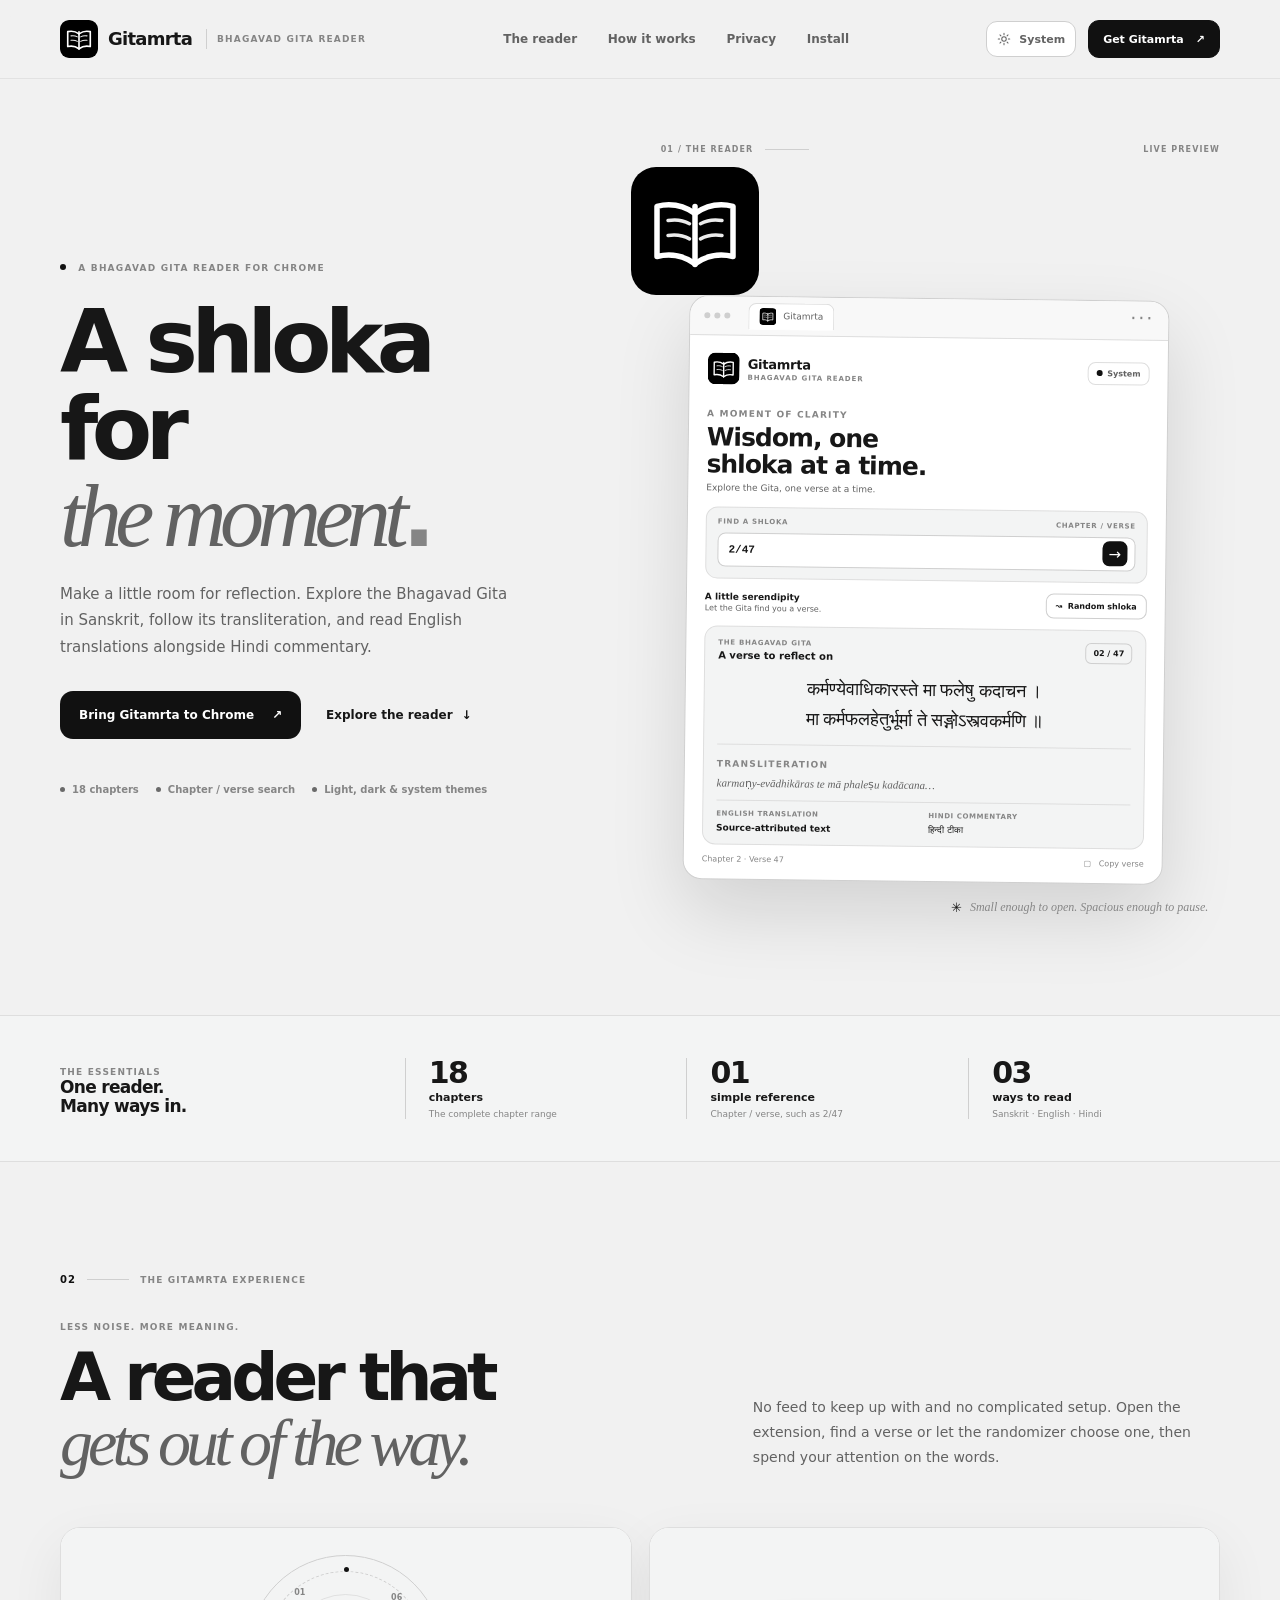
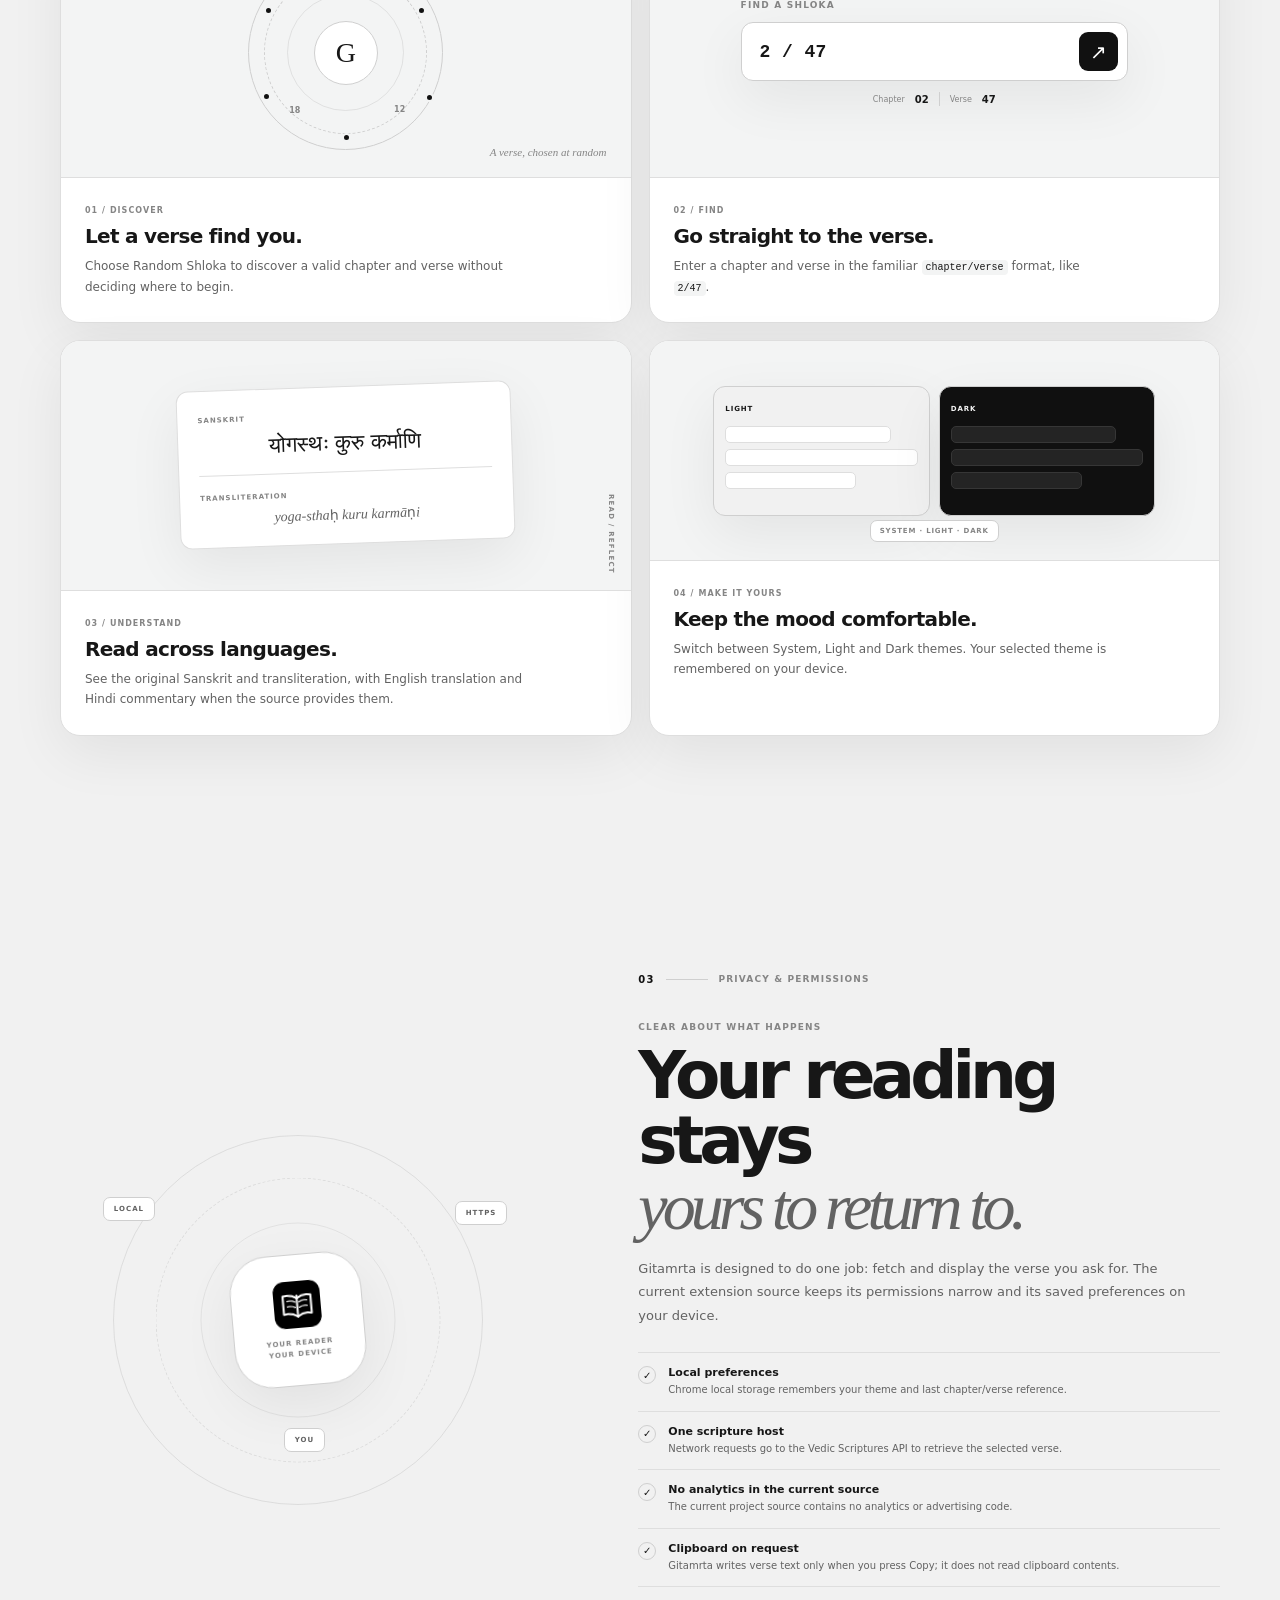
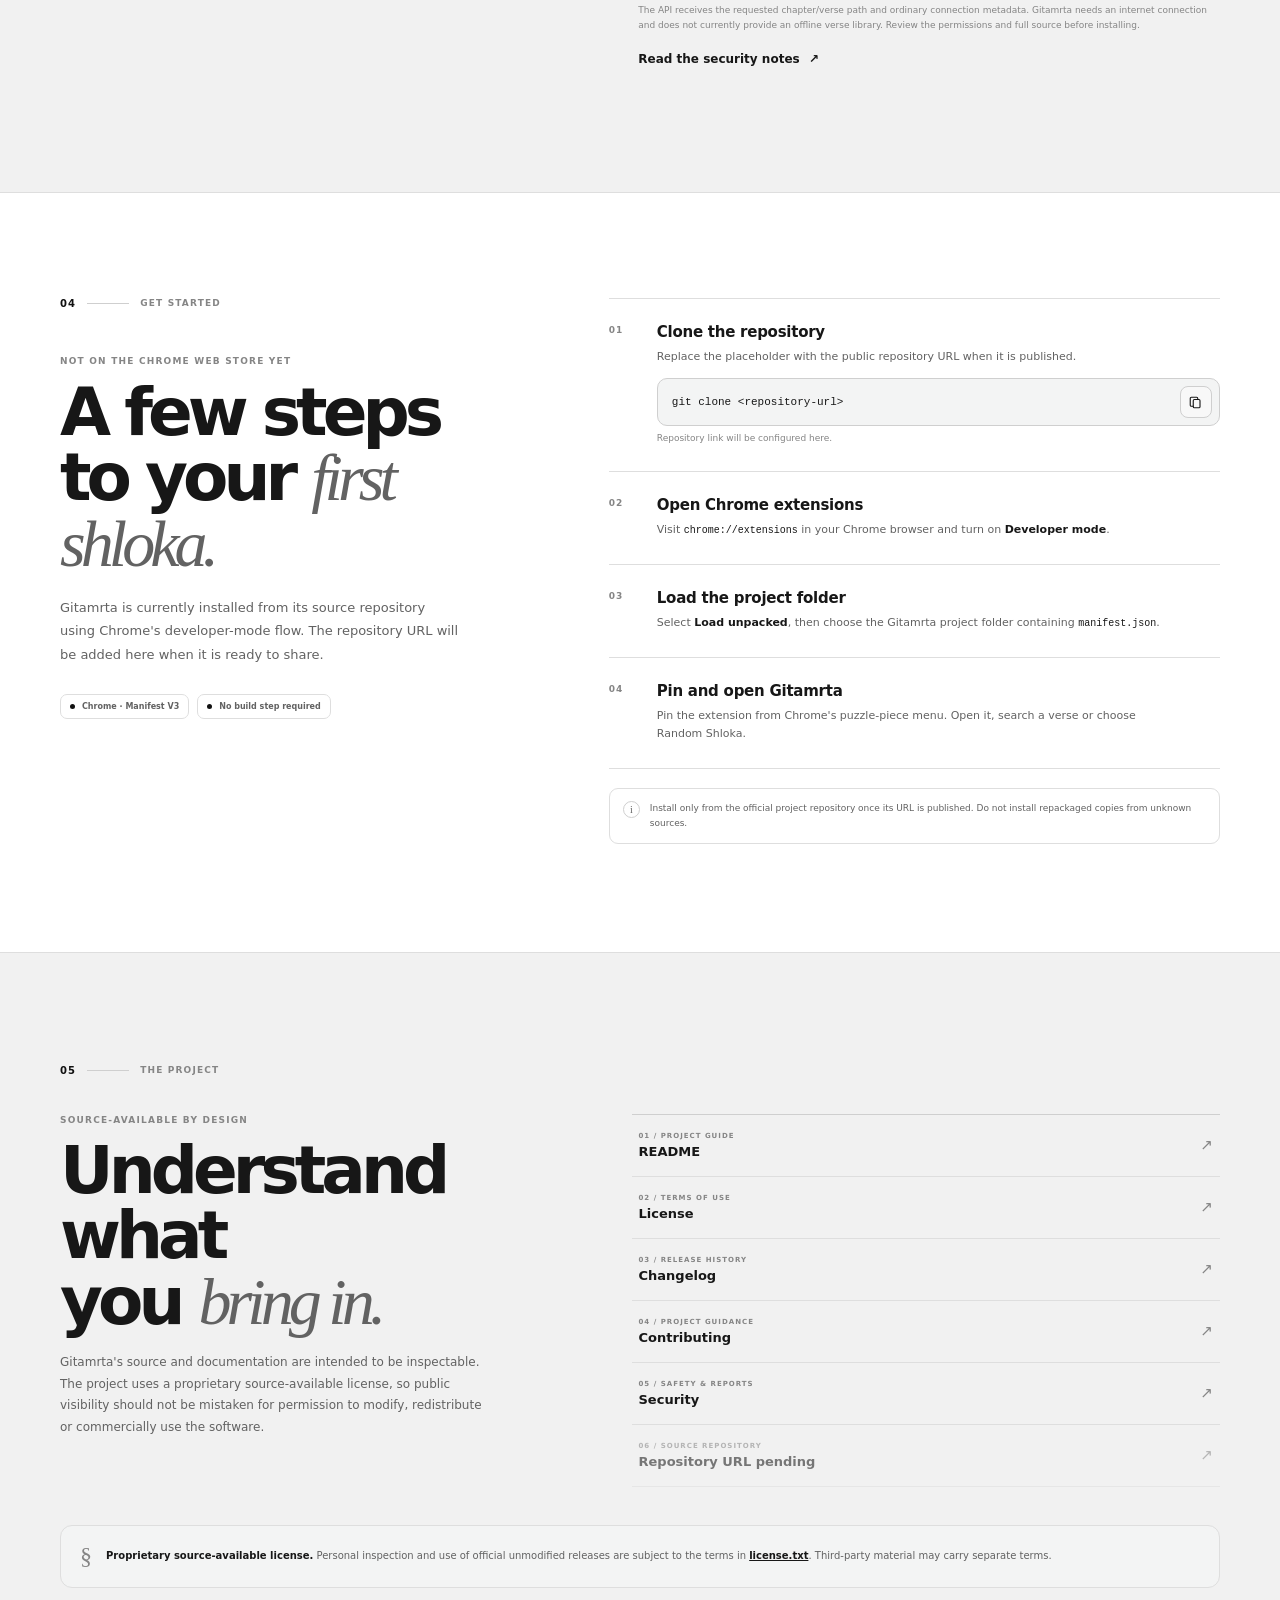
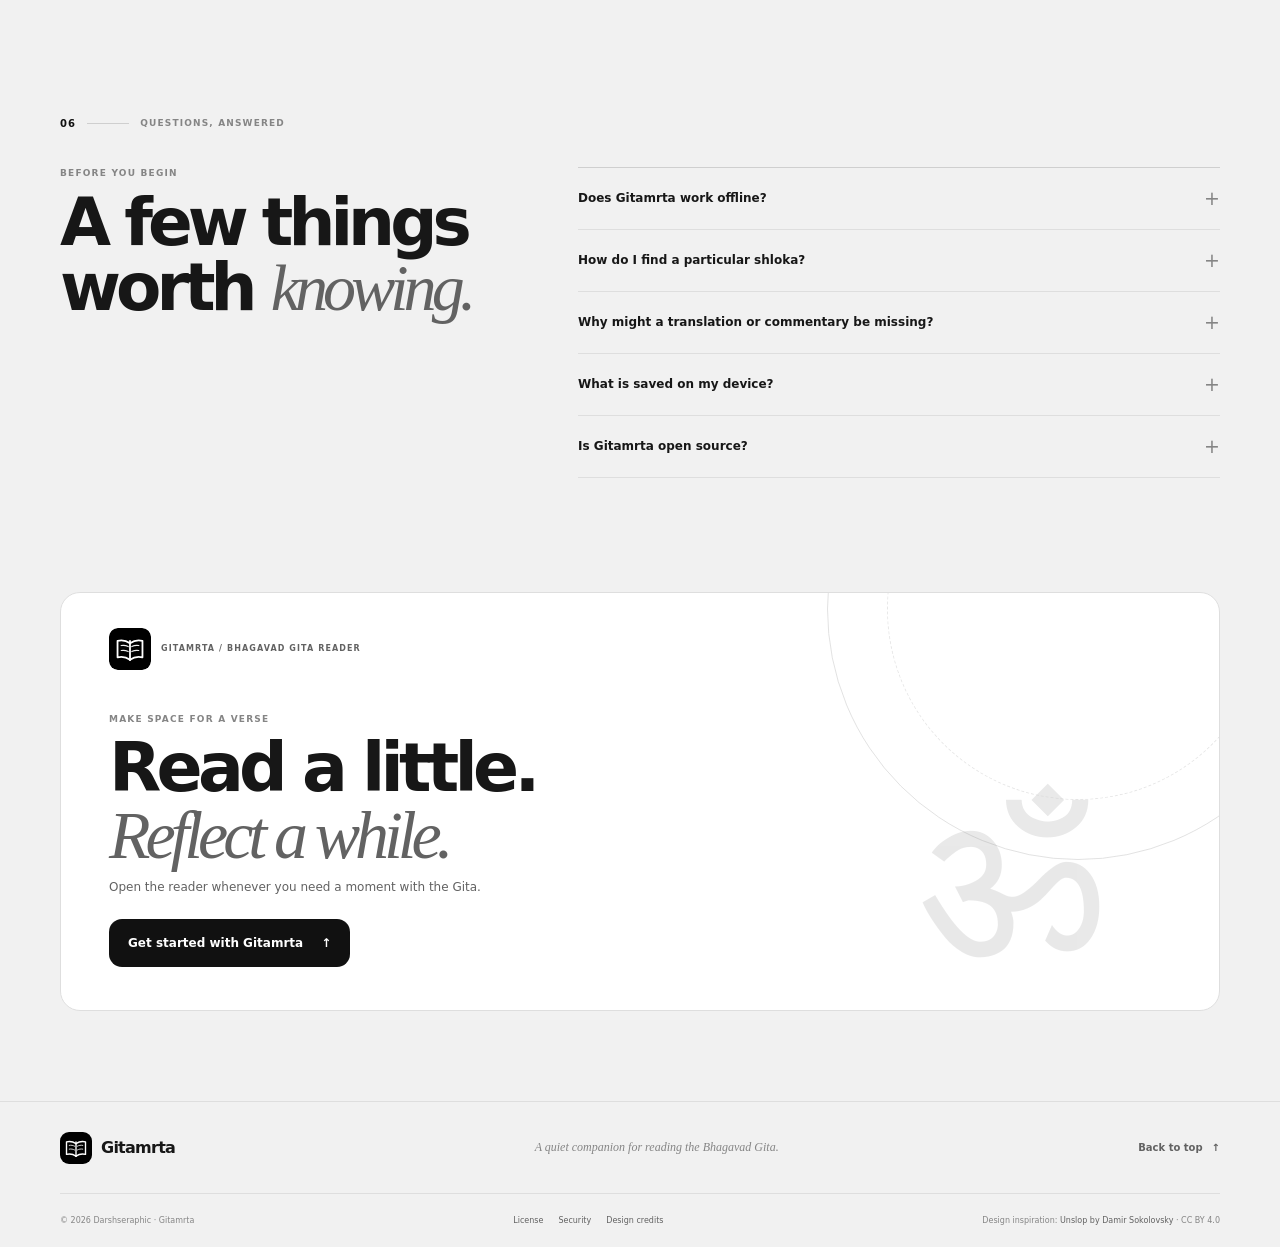
<file: docs/index.html>
<!doctype html>
<html lang="en">
<head>
  <meta charset="utf-8">
  <meta name="viewport" content="width=device-width, initial-scale=1">
  <meta name="color-scheme" content="light dark">
  <meta name="theme-color" content="#f1f1f1">
  <meta name="description" content="Gitamrta is a quiet Bhagavad Gita reader for Chrome. Discover a random shloka or find a chapter and verse, with Sanskrit, transliteration, English translations and Hindi commentary.">
  <meta property="og:title" content="Gitamrta — A shloka for the moment">
  <meta property="og:description" content="Explore the Bhagavad Gita, one shloka at a time, with a minimal Chrome reader.">
  <meta property="og:type" content="website">
  <title>Gitamrta — A shloka for the moment</title>
  <link rel="icon" type="image/svg+xml" href="assets/gitamrta-logo.svg">
  <link rel="stylesheet" href="styles.css">
  <script src="config.js" defer></script>
  <script src="script.js" defer></script>
</head>
<body>
  <a class="skip-link" href="#main">Skip to content</a>

  <header class="site-header">
    <div class="header-inner page-width">
      <a class="brand" href="#top" aria-label="Gitamrta home">
        <img src="assets/gitamrta-logo.svg" width="38" height="38" alt="">
        <span class="brand-word">Gitamrta</span>
        <span class="brand-divider" aria-hidden="true"></span>
        <span class="brand-descriptor">BHAGAVAD GITA READER</span>
      </a>

      <button class="menu-toggle" type="button" aria-expanded="false" aria-controls="primary-nav" aria-label="Open navigation">
        <span></span><span></span>
      </button>

      <nav class="nav-links" id="primary-nav" aria-label="Main navigation">
        <a href="#experience">The reader</a>
        <a href="#how-it-works">How it works</a>
        <a href="#privacy">Privacy</a>
        <a href="#install">Install</a>
      </nav>

      <div class="header-actions">
        <button class="theme-toggle" id="theme-toggle" type="button" aria-label="Change theme" title="Theme: System">
          <svg class="theme-icon" viewBox="0 0 20 20" aria-hidden="true"><circle cx="10" cy="10" r="3.2"/><path d="M10 1.8v2M10 16.2v2M18.2 10h-2M3.8 10h-2m14-5.8-1.4 1.4M5.6 14.4l-1.4 1.4m11.6 0-1.4-1.4M5.6 5.6 4.2 4.2"/></svg>
          <span id="theme-label">System</span>
        </button>
        <a class="header-cta" href="#install">Get Gitamrta <span aria-hidden="true">↗</span></a>
      </div>
    </div>
  </header>

  <main id="main">
    <section class="hero page-width" id="top" aria-labelledby="hero-title">
      <div class="hero-copy">
        <p class="eyebrow"><span class="eyebrow-dot"></span> A BHAGAVAD GITA READER FOR CHROME</p>
        <h1 id="hero-title">A shloka for<br><em>the moment</em><span class="title-period">.</span></h1>
        <p class="hero-lede">Make a little room for reflection. Explore the Bhagavad Gita in Sanskrit, follow its transliteration, and read English translations alongside Hindi commentary.</p>
        <div class="hero-actions">
          <a class="button button-primary" href="#install">Bring Gitamrta to Chrome <span aria-hidden="true">↗</span></a>
          <a class="text-link" href="#experience">Explore the reader <span aria-hidden="true">↓</span></a>
        </div>
        <div class="hero-meta" aria-label="Product details">
          <span><i aria-hidden="true"></i> 18 chapters</span>
          <span><i aria-hidden="true"></i> Chapter / verse search</span>
          <span><i aria-hidden="true"></i> Light, dark &amp; system themes</span>
        </div>
      </div>

      <div class="hero-art" aria-label="Preview of the Gitamrta Chrome extension">
        <div class="art-index"><span>01 / THE READER</span><span class="index-rule"></span><span>LIVE PREVIEW</span></div>
        <div class="orbit-mark" aria-hidden="true"><img src="assets/gitamrta-logo.svg" alt=""></div>
        <div class="extension-window">
          <div class="window-topbar">
            <div class="window-dots" aria-hidden="true"><i></i><i></i><i></i></div>
            <div class="window-tab"><img src="assets/gitamrta-logo.svg" alt="" width="17" height="17"><span>Gitamrta</span></div>
            <span class="window-menu" aria-hidden="true">···</span>
          </div>
          <div class="extension-ui">
            <div class="extension-brand-row">
              <div class="extension-brand"><img src="assets/gitamrta-logo.svg" alt="" width="32" height="32"><span><strong>Gitamrta</strong><small>BHAGAVAD GITA READER</small></span></div>
              <span class="theme-chip"><i></i> System</span>
            </div>
            <div class="preview-intro">
              <span class="micro-label">A MOMENT OF CLARITY</span>
              <h2>Wisdom, one<br>shloka at a time.</h2>
              <p>Explore the Gita, one verse at a time.</p>
            </div>
            <div class="preview-search">
              <div class="preview-search-label"><span>FIND A SHLOKA</span><span>CHAPTER / VERSE</span></div>
              <div class="preview-search-input"><code>2/47</code><span class="search-arrow" aria-hidden="true">→</span></div>
            </div>
            <div class="preview-random"><span><strong>A little serendipity</strong><small>Let the Gita find you a verse.</small></span><span class="random-chip">↝ &nbsp;Random shloka</span></div>
            <div class="preview-verse">
              <div class="verse-card-heading"><span><small>THE BHAGAVAD GITA</small><strong>A verse to reflect on</strong></span><b>02 / 47</b></div>
              <p class="sanskrit-sample" lang="sa">कर्मण्येवाधिकारस्ते मा फलेषु कदाचन ।<br>मा कर्मफलहेतुर्भूर्मा ते सङ्गोऽस्त्वकर्मणि ॥</p>
              <div class="preview-divider"></div>
              <span class="micro-label">TRANSLITERATION</span>
              <p class="translit-sample">karmaṇy-evādhikāras te mā phaleṣu kadācana…</p>
              <div class="preview-divider"></div>
              <div class="preview-content-pair"><span><small>ENGLISH TRANSLATION</small><b>Source-attributed text</b></span><span><small>HINDI COMMENTARY</small><b>हिन्दी टीका</b></span></div>
            </div>
            <div class="preview-foot"><span>Chapter 2 · Verse 47</span><span>▢ &nbsp; Copy verse</span></div>
          </div>
        </div>
        <div class="art-caption"><span class="caption-star" aria-hidden="true">✳</span> Small enough to open. Spacious enough to pause.</div>
      </div>
    </section>

    <section class="signal-band" aria-label="Gitamrta at a glance">
      <div class="signal-inner page-width">
        <div class="signal-intro"><span class="eyebrow">THE ESSENTIALS</span><strong>One reader.<br>Many ways in.</strong></div>
        <div class="signal-stat"><strong>18</strong><span>chapters</span><small>The complete chapter range</small></div>
        <div class="signal-stat"><strong>01</strong><span>simple reference</span><small>Chapter / verse, such as 2/47</small></div>
        <div class="signal-stat"><strong>03</strong><span>ways to read</span><small>Sanskrit · English · Hindi</small></div>
      </div>
    </section>

    <section class="section page-width experience-section" id="experience" aria-labelledby="experience-title">
      <div class="section-topline"><span class="section-number">02</span><span class="section-line"></span><span>THE GITAMRTA EXPERIENCE</span></div>
      <div class="section-intro">
        <div><p class="eyebrow">LESS NOISE. MORE MEANING.</p><h2 id="experience-title">A reader that<br><em>gets out of the way.</em></h2></div>
        <p class="section-lede">No feed to keep up with and no complicated setup. Open the extension, find a verse or let the randomizer choose one, then spend your attention on the words.</p>
      </div>

      <div class="feature-grid">
        <article class="feature-card feature-card-large">
          <div class="feature-visual discovery-visual" aria-hidden="true">
            <div class="chapter-wheel"><span class="wheel-center">G</span><i class="wheel-tick tick-a"></i><i class="wheel-tick tick-b"></i><i class="wheel-tick tick-c"></i><i class="wheel-tick tick-d"></i><i class="wheel-tick tick-e"></i><i class="wheel-tick tick-f"></i><span class="wheel-number number-a">01</span><span class="wheel-number number-b">06</span><span class="wheel-number number-c">12</span><span class="wheel-number number-d">18</span></div>
            <span class="visual-note">A verse, chosen at random</span>
          </div>
          <div class="feature-copy"><span class="feature-index">01 / DISCOVER</span><h3>Let a verse find you.</h3><p>Choose Random Shloka to discover a valid chapter and verse without deciding where to begin.</p></div>
        </article>

        <article class="feature-card feature-card-search">
          <div class="feature-visual search-visual" aria-hidden="true">
            <span class="micro-label">FIND A SHLOKA</span>
            <div class="search-demo"><code>2 / 47</code><span>↗</span></div>
            <div class="search-example"><span>Chapter</span><b>02</b><i></i><span>Verse</span><b>47</b></div>
          </div>
          <div class="feature-copy"><span class="feature-index">02 / FIND</span><h3>Go straight to the verse.</h3><p>Enter a chapter and verse in the familiar <code>chapter/verse</code> format, like <code>2/47</code>.</p></div>
        </article>

        <article class="feature-card feature-card-language">
          <div class="feature-visual language-visual" aria-hidden="true">
            <div class="language-sheet"><span class="language-tag">SANSKRIT</span><p lang="sa">योगस्थः कुरु कर्माणि</p><div></div><span class="language-tag">TRANSLITERATION</span><p class="language-roman">yoga-sthaḥ kuru karmāṇi</p></div>
            <div class="language-side-label">READ / REFLECT</div>
          </div>
          <div class="feature-copy"><span class="feature-index">03 / UNDERSTAND</span><h3>Read across languages.</h3><p>See the original Sanskrit and transliteration, with English translation and Hindi commentary when the source provides them.</p></div>
        </article>

        <article class="feature-card feature-card-theme">
          <div class="feature-visual theme-visual" aria-hidden="true">
            <div class="theme-preview light-preview"><span>LIGHT</span><div><i></i><i></i><i></i></div></div>
            <div class="theme-preview dark-preview"><span>DARK</span><div><i></i><i></i><i></i></div></div>
            <div class="system-badge">SYSTEM · LIGHT · DARK</div>
          </div>
          <div class="feature-copy"><span class="feature-index">04 / MAKE IT YOURS</span><h3>Keep the mood comfortable.</h3><p>Switch between System, Light and Dark themes. Your selected theme is remembered on your device.</p></div>
        </article>
      </div>
    </section>

    <section class="privacy-section page-width" id="privacy" aria-labelledby="privacy-title">
      <div class="privacy-graphic" aria-hidden="true">
        <div class="privacy-ring ring-one"></div><div class="privacy-ring ring-two"></div><div class="privacy-ring ring-three"></div>
        <div class="privacy-center"><img src="assets/gitamrta-logo.svg" alt=""><span>YOUR READER<br>YOUR DEVICE</span></div>
        <span class="privacy-node node-one">LOCAL</span><span class="privacy-node node-two">HTTPS</span><span class="privacy-node node-three">YOU</span>
      </div>
      <div class="privacy-copy">
        <div class="section-topline"><span class="section-number">03</span><span class="section-line"></span><span>PRIVACY &amp; PERMISSIONS</span></div>
        <p class="eyebrow">CLEAR ABOUT WHAT HAPPENS</p>
        <h2 id="privacy-title">Your reading stays<br><em>yours to return to.</em></h2>
        <p class="privacy-lede">Gitamrta is designed to do one job: fetch and display the verse you ask for. The current extension source keeps its permissions narrow and its saved preferences on your device.</p>
        <div class="privacy-points">
          <div><span class="privacy-check">✓</span><p><strong>Local preferences</strong><small>Chrome local storage remembers your theme and last chapter/verse reference.</small></p></div>
          <div><span class="privacy-check">✓</span><p><strong>One scripture host</strong><small>Network requests go to the Vedic Scriptures API to retrieve the selected verse.</small></p></div>
          <div><span class="privacy-check">✓</span><p><strong>No analytics in the current source</strong><small>The current project source contains no analytics or advertising code.</small></p></div>
          <div><span class="privacy-check">✓</span><p><strong>Clipboard on request</strong><small>Gitamrta writes verse text only when you press Copy; it does not read clipboard contents.</small></p></div>
        </div>
        <p class="privacy-caveat">The API receives the requested chapter/verse path and ordinary connection metadata. Gitamrta needs an internet connection and does not currently provide an offline verse library. Review the permissions and full source before installing.</p>
        <a class="text-link" href="../security.md" target="_blank" rel="noreferrer">Read the security notes <span aria-hidden="true">↗</span></a>
      </div>
    </section>

    <section class="install-section" id="install" aria-labelledby="install-title">
      <div class="page-width install-inner">
        <div class="install-copy">
          <div class="section-topline install-topline"><span class="section-number">04</span><span class="section-line"></span><span>GET STARTED</span></div>
          <p class="eyebrow">NOT ON THE CHROME WEB STORE YET</p>
          <h2 id="install-title">A few steps<br>to your <em>first shloka.</em></h2>
          <p>Gitamrta is currently installed from its source repository using Chrome's developer-mode flow. The repository URL will be added here when it is ready to share.</p>
          <div class="install-badges"><span><i></i> Chrome · Manifest V3</span><span><i></i> No build step required</span></div>
        </div>
        <div class="install-instructions">
          <div class="install-step"><span class="install-step-number">01</span><div><h3>Clone the repository</h3><p>Replace the placeholder with the public repository URL when it is published.</p><div class="code-block"><code id="clone-command">git clone &lt;repository-url&gt;</code><button id="copy-clone" type="button" aria-label="Copy clone command" title="Copy clone command"><svg viewBox="0 0 20 20" aria-hidden="true"><rect x="7" y="6" width="9" height="11" rx="1.5"/><path d="M13 6V4.5A1.5 1.5 0 0 0 11.5 3h-7A1.5 1.5 0 0 0 3 4.5v9A1.5 1.5 0 0 0 4.5 15H7"/></svg></button></div><span class="copy-status" id="clone-status" role="status" aria-live="polite">Repository link will be configured here.</span></div></div>
          <div class="install-step"><span class="install-step-number">02</span><div><h3>Open Chrome extensions</h3><p>Visit <code>chrome://extensions</code> in your Chrome browser and turn on <strong>Developer mode</strong>.</p></div></div>
          <div class="install-step"><span class="install-step-number">03</span><div><h3>Load the project folder</h3><p>Select <strong>Load unpacked</strong>, then choose the Gitamrta project folder containing <code>manifest.json</code>.</p></div></div>
          <div class="install-step"><span class="install-step-number">04</span><div><h3>Pin and open Gitamrta</h3><p>Pin the extension from Chrome's puzzle-piece menu. Open it, search a verse or choose Random Shloka.</p></div></div>
          <div class="install-footnote"><span aria-hidden="true">i</span><p>Install only from the official project repository once its URL is published. Do not install repackaged copies from unknown sources.</p></div>
        </div>
      </div>
    </section>

    <section class="project-section page-width" id="project" aria-labelledby="project-title">
      <div class="section-topline"><span class="section-number">05</span><span class="section-line"></span><span>THE PROJECT</span></div>
      <div class="project-layout">
        <div><p class="eyebrow">SOURCE-AVAILABLE BY DESIGN</p><h2 id="project-title">Understand what<br>you <em>bring in.</em></h2><p class="project-lede">Gitamrta's source and documentation are intended to be inspectable. The project uses a proprietary source-available license, so public visibility should not be mistaken for permission to modify, redistribute or commercially use the software.</p></div>
        <div class="project-links">
          <a class="project-link" href="../README.md"><span><small>01 / PROJECT GUIDE</small><strong>README</strong></span><b>↗</b></a>
          <a class="project-link" href="../license.txt"><span><small>02 / TERMS OF USE</small><strong>License</strong></span><b>↗</b></a>
          <a class="project-link" href="../changelog.md"><span><small>03 / RELEASE HISTORY</small><strong>Changelog</strong></span><b>↗</b></a>
          <a class="project-link" href="../contributing.md"><span><small>04 / PROJECT GUIDANCE</small><strong>Contributing</strong></span><b>↗</b></a>
          <a class="project-link" href="../security.md"><span><small>05 / SAFETY &amp; REPORTS</small><strong>Security</strong></span><b>↗</b></a>
          <a class="project-link repo-project-link" id="repo-project-link" href="#project" aria-disabled="true"><span><small>06 / SOURCE REPOSITORY</small><strong>Repository URL pending</strong></span><b>↗</b></a>
        </div>
      </div>
      <div class="license-callout"><span class="license-symbol">§</span><p><strong>Proprietary source-available license.</strong> Personal inspection and use of official unmodified releases are subject to the terms in <a href="../license.txt">license.txt</a>. Third-party material may carry separate terms.</p></div>
    </section>

    <section class="faq-section page-width" aria-labelledby="faq-title">
      <div class="section-topline"><span class="section-number">06</span><span class="section-line"></span><span>QUESTIONS, ANSWERED</span></div>
      <div class="faq-layout">
        <div><p class="eyebrow">BEFORE YOU BEGIN</p><h2 id="faq-title">A few things<br>worth <em>knowing.</em></h2></div>
        <div class="faq-list">
          <details><summary>Does Gitamrta work offline?<span aria-hidden="true">+</span></summary><p>No. It fetches the selected verse from the external Vedic Scriptures API, so an internet connection is required. The extension remembers your last reference, but it does not store an offline verse library.</p></details>
          <details><summary>How do I find a particular shloka?<span aria-hidden="true">+</span></summary><p>Enter the chapter and verse separated by a slash. For example, <code>2/47</code> opens Chapter 2, Verse 47. The extension validates the reference against its chapter verse-count list.</p></details>
          <details><summary>Why might a translation or commentary be missing?<span aria-hidden="true">+</span></summary><p>The API may not provide that field for the selected verse, or it may not include an entry from one of the authors supported by the current extension build. Gitamrta shows an unavailable message rather than inventing content.</p></details>
          <details><summary>What is saved on my device?<span aria-hidden="true">+</span></summary><p>The current extension stores your selected theme and last viewed chapter/verse in Chrome local extension storage. The verse is fetched again when you open it.</p></details>
          <details><summary>Is Gitamrta open source?<span aria-hidden="true">+</span></summary><p>It is source-available under a proprietary license, not an open-source license. Read the complete <a href="../license.txt">license terms</a> before using the source or an official release.</p></details>
        </div>
      </div>
    </section>

    <section class="closing-section page-width">
      <div class="closing-panel">
        <div class="closing-mark"><img src="assets/gitamrta-logo.svg" alt="" width="42" height="42"><span>GITAMRTA / BHAGAVAD GITA READER</span></div>
        <p class="eyebrow">MAKE SPACE FOR A VERSE</p>
        <h2>Read a little.<br><em>Reflect a while.</em></h2>
        <p>Open the reader whenever you need a moment with the Gita.</p>
        <a class="button button-inverted" href="#install">Get started with Gitamrta <span aria-hidden="true">↑</span></a>
        <span class="closing-ornament" aria-hidden="true">ॐ</span>
      </div>
    </section>
  </main>

  <footer class="site-footer">
    <div class="page-width footer-main">
      <a class="brand footer-brand" href="#top"><img src="assets/gitamrta-logo.svg" width="32" height="32" alt=""><span class="brand-word">Gitamrta</span></a>
      <p>A quiet companion for reading the Bhagavad Gita.</p>
      <a class="back-top" href="#top">Back to top <span aria-hidden="true">↑</span></a>
    </div>
    <div class="page-width footer-bottom">
      <span>© <span id="year"></span> Darshseraphic · Gitamrta</span>
      <span class="footer-legal"><a href="../license.txt">License</a><a href="../security.md">Security</a><a href="../DESIGN_CREDITS.md">Design credits</a></span>
      <span class="footer-attribution">Design inspiration: <a href="https://www.heydamir.design/unslop" target="_blank" rel="noreferrer">Unslop by Damir Sokolovsky</a> · CC BY 4.0</span>
    </div>
  </footer>
</body>
</html>
</file>
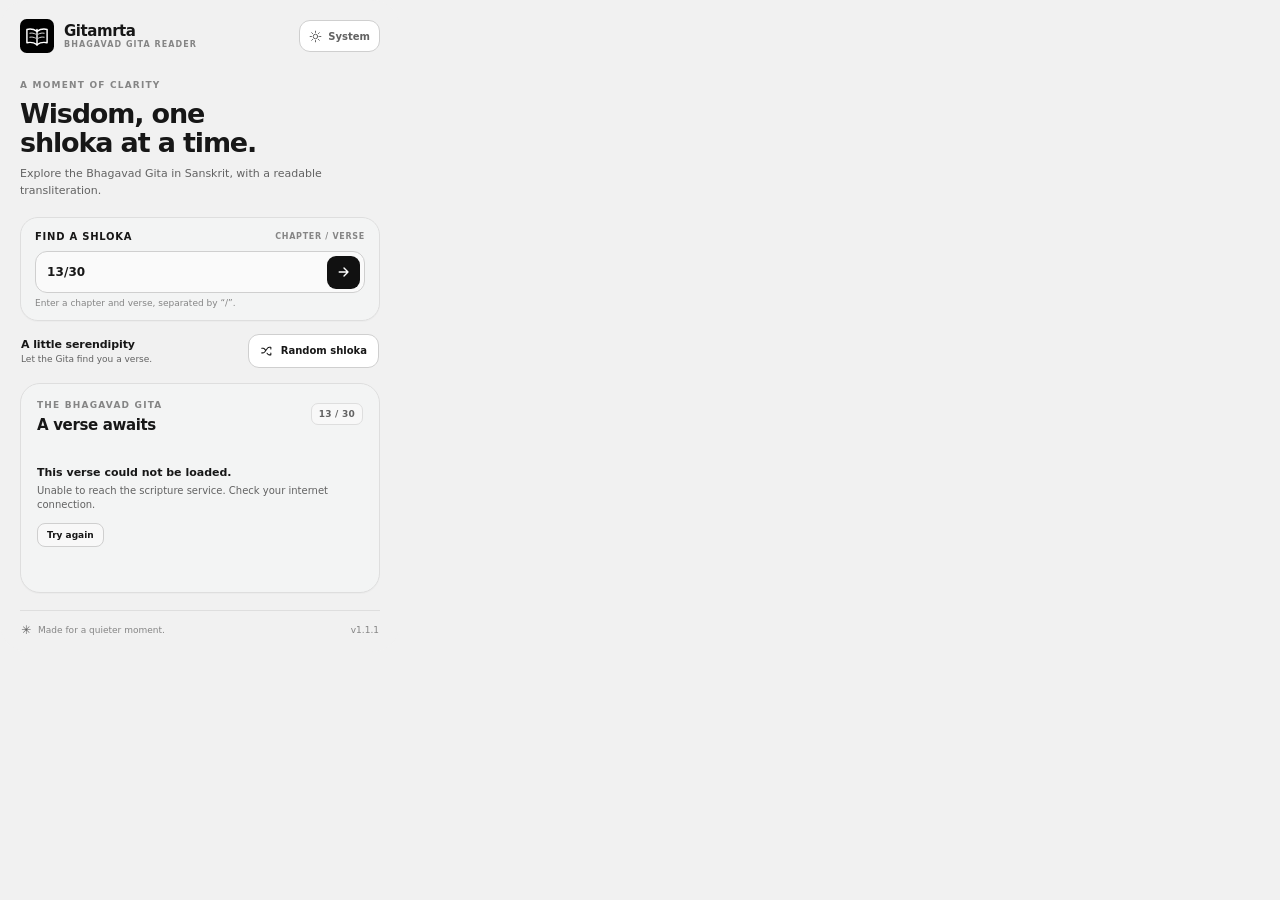
<file: popup.html>
<!doctype html>
<html lang="en">
<head>
  <meta charset="utf-8">
  <meta name="viewport" content="width=device-width, initial-scale=1">
  <meta name="color-scheme" content="light dark">
  <title>Gitamrta</title>
  <link rel="stylesheet" href="popup.css">
  <script src="popup.js" defer></script>
</head>
<body>
  <main class="app-shell">
    <header class="topbar">
      <div class="brand-lockup" aria-label="Gitamrta">
        <img class="brand-mark" src="icons/gitamrta-logo.svg" alt="" aria-hidden="true">
        <div class="brand-copy">
          <span class="brand-name">Gitamrta</span>
          <span class="brand-kicker">BHAGAVAD GITA READER</span>
        </div>
      </div>
      <button class="theme-button" id="themeButton" type="button" aria-label="Change theme" title="Theme: System">
        <svg class="theme-icon" viewBox="0 0 20 20" aria-hidden="true">
          <circle cx="10" cy="10" r="3.5"></circle>
          <path d="M10 1.75v2M10 16.25v2M18.25 10h-2M3.75 10h-2m14.08-5.83-1.42 1.42M5.59 14.41l-1.42 1.42m11.66 0-1.42-1.42M5.59 5.59 4.17 4.17"></path>
        </svg>
        <span id="themeLabel">System</span>
      </button>
    </header>

    <section class="intro" aria-labelledby="headline">
      <p class="eyebrow">A MOMENT OF CLARITY</p>
      <h1 id="headline">Wisdom, one<br>shloka at a time.</h1>
      <p class="intro-copy">Explore the Bhagavad Gita in Sanskrit, with a readable transliteration.</p>
    </section>

    <section class="search-card" aria-labelledby="searchHeading">
      <div class="section-heading-row">
        <label class="section-label" id="searchHeading" for="verseInput">FIND A SHLOKA</label>
        <span class="input-hint">CHAPTER / VERSE</span>
      </div>
      <form id="searchForm" class="search-form" novalidate>
        <input
          id="verseInput"
          name="verse"
          type="text"
          inputmode="numeric"
          autocomplete="off"
          spellcheck="false"
          placeholder="e.g. 2/47"
          aria-label="Chapter and verse, such as 2 slash 47"
          aria-describedby="searchHelp searchError"
        >
        <button class="search-submit" type="submit" aria-label="Find shloka" title="Find shloka">
          <svg viewBox="0 0 20 20" aria-hidden="true"><path d="M4 10h11M10 5l5 5-5 5"></path></svg>
        </button>
      </form>
      <div class="search-meta">
        <span id="searchHelp">Enter a chapter and verse, separated by “/”.</span>
        <span id="searchError" class="error-message" role="alert"></span>
      </div>
    </section>

    <div class="random-row">
      <div class="random-copy">
        <span class="random-title">A little serendipity</span>
        <span class="random-subtitle">Let the Gita find you a verse.</span>
      </div>
      <button class="random-button" id="randomButton" type="button">
        <svg viewBox="0 0 20 20" aria-hidden="true"><path d="M15.5 4.5h-2.2a3 3 0 0 0-2.4 1.2L7.8 10l-1.1 1.5a3 3 0 0 1-2.4 1.2H2.5M12.8 4.5h2.7v2.7M15.5 15.5h-2.2a3 3 0 0 1-2.4-1.2l-.8-1.1M12.8 15.5h2.7v-2.7M2.5 6.1h1.8a3 3 0 0 1 2.4 1.2l.8 1.1"></path></svg>
        <span>Random shloka</span>
      </button>
    </div>

    <section class="verse-card" aria-labelledby="verseHeading" aria-live="polite" aria-busy="false" id="verseCard">
      <div class="verse-card-top">
        <div>
          <p class="eyebrow verse-eyebrow">THE BHAGAVAD GITA</p>
          <h2 id="verseHeading">Your shloka</h2>
        </div>
        <span class="verse-reference" id="verseReference">— / —</span>
      </div>

      <div class="verse-content" id="verseContent">
        <div class="loading-state" id="loadingState">
          <span class="loader" aria-hidden="true"></span>
          <span>Opening a verse…</span>
        </div>
        <div class="verse-section" id="sanskritSection" hidden>
          <div class="content-label">SANSKRIT</div>
          <p class="sanskrit-text" id="sanskritText" lang="sa"></p>
        </div>
        <div class="verse-divider" id="verseDivider" hidden></div>
        <div class="verse-section" id="transliterationSection" hidden>
          <div class="content-label">TRANSLITERATION</div>
          <p class="transliteration-text" id="transliterationText"></p>
        </div>
        <div class="verse-divider" id="translationDivider" hidden></div>
        <div class="translations-group" id="translationsGroup" hidden>
          <div class="content-label translations-heading">TRANSLATIONS &amp; COMMENTARIES</div>
          <section class="translation-section" id="englishTranslationSection">
            <div class="content-label">ENGLISH TRANSLATION</div>
            <div class="attributed-content" id="englishTranslationContent"></div>
          </section>
          <section class="translation-section" id="hindiCommentarySection">
            <div class="content-label">HINDI COMMENTARY</div>
            <div class="attributed-content" id="hindiCommentaryContent"></div>
          </section>
        </div>
        <div class="error-state" id="verseError" hidden>
          <span class="error-title">This verse could not be loaded.</span>
          <span class="error-detail" id="verseErrorDetail">Check your connection and try again.</span>
          <button class="retry-button" id="retryButton" type="button">Try again</button>
        </div>
      </div>

      <div class="verse-card-bottom" id="verseCardBottom" hidden>
        <span class="verse-count" id="verseCount"></span>
        <button class="copy-button" id="copyButton" type="button">
          <svg viewBox="0 0 20 20" aria-hidden="true"><rect x="7" y="7" width="9" height="10" rx="1.5"></rect><path d="M12.5 7V4.5A1.5 1.5 0 0 0 11 3H5.5A1.5 1.5 0 0 0 4 4.5V13a1.5 1.5 0 0 0 1.5 1.5H7"></path></svg>
          <span>Copy verse</span>
        </button>
      </div>
    </section>

    <footer class="footer">
      <span class="footer-mark" aria-hidden="true">✳</span>
      <span>Made for a quieter moment.</span>
      <span class="footer-version">v1.1.1</span>
    </footer>
  </main>
</body>
</html>
</file>
<file: docs/styles.css>
:root {
  color-scheme: light;
  --page: #F1F1F1;
  --surface: #FFFFFF;
  --surface-soft: #F3F4F4;
  --surface-raised: #F8F8F8;
  --ink: #171717;
  --ink-strong: #111111;
  --button-text: #FFFFFF;
  --secondary: #626262;
  --muted: #858585;
  --line: #DEDEDE;
  --line-strong: #CFCFCF;
  --focus: #111111;
  --selection-bg: #111111;
  --selection-text: #FFFFFF;
  --shadow: 0 18px 55px rgba(0, 0, 0, .065);
  --page-width: 1160px;
  --serif: Georgia, "Times New Roman", serif;
  --sans: system-ui, -apple-system, BlinkMacSystemFont, "SF Pro Text", "Segoe UI", Roboto, Arial, sans-serif;
}

body[data-theme="light"] { color-scheme: light; }
body[data-theme="dark"] {
  color-scheme: dark;
  --page: #101010;
  --surface: #1B1B1B;
  --surface-soft: #202020;
  --surface-raised: #242424;
  --ink: #F4F4F4;
  --ink-strong: #FFFFFF;
  --button-text: #111111;
  --secondary: #B7B7B7;
  --muted: #909090;
  --line: #363636;
  --line-strong: #505050;
  --focus: #FFFFFF;
  --selection-bg: #FFFFFF;
  --selection-text: #111111;
  --shadow: none;
}

@media (prefers-color-scheme: dark) {
  body:not([data-theme="light"]):not([data-theme="dark"]) {
    color-scheme: dark;
    --page: #101010;
    --surface: #1B1B1B;
    --surface-soft: #202020;
    --surface-raised: #242424;
    --ink: #F4F4F4;
    --ink-strong: #FFFFFF;
    --button-text: #111111;
    --secondary: #B7B7B7;
    --muted: #909090;
    --line: #363636;
    --line-strong: #505050;
    --focus: #FFFFFF;
    --selection-bg: #FFFFFF;
    --selection-text: #111111;
    --shadow: none;
  }
}

* { box-sizing: border-box; }
html { scroll-behavior: smooth; scroll-padding-top: 92px; }
body {
  margin: 0;
  background: var(--page);
  color: var(--ink);
  font-family: var(--sans);
  font-size: 14px;
  font-synthesis: none;
  text-rendering: optimizeLegibility;
  -webkit-font-smoothing: antialiased;
  -moz-osx-font-smoothing: grayscale;
  transition: background-color 180ms ease, color 180ms ease;
}
button, a { font: inherit; }
a { color: inherit; }
button { color: inherit; }
::selection { color: var(--selection-text); background: var(--selection-bg); }
::-moz-selection { color: var(--selection-text); background: var(--selection-bg); }
:focus-visible { outline: 2px solid var(--focus); outline-offset: 4px; }
img { max-width: 100%; }
code { font-family: ui-monospace, SFMono-Regular, Menlo, Consolas, monospace; }
.page-width { width: min(var(--page-width), calc(100% - 64px)); margin-inline: auto; }
.skip-link {
  position: fixed; z-index: 1000; top: 10px; left: 10px; padding: 10px 14px;
  transform: translateY(-150%); border-radius: 9px; background: var(--ink-strong); color: var(--button-text);
}
.skip-link:focus { transform: translateY(0); }

/* Header */
.site-header {
  position: sticky; z-index: 50; top: 0;
  border-bottom: 1px solid color-mix(in srgb, var(--line) 74%, transparent);
  background: color-mix(in srgb, var(--page) 88%, transparent);
  backdrop-filter: blur(18px);
  -webkit-backdrop-filter: blur(18px);
}
.header-inner { min-height: 78px; display: flex; align-items: center; justify-content: space-between; gap: 30px; }
.brand { display: inline-flex; align-items: center; min-width: 0; gap: 10px; text-decoration: none; }
.brand img { display: block; flex: 0 0 auto; border-radius: 9px; }
.brand-word { font-size: 18px; line-height: 1; font-weight: 700; letter-spacing: -.75px; }
.brand-divider { width: 1px; height: 20px; margin-left: 4px; background: var(--line-strong); }
.brand-descriptor { color: var(--muted); font-size: 9px; font-weight: 700; letter-spacing: 1.15px; white-space: nowrap; }
.nav-links { display: flex; align-items: center; gap: clamp(18px, 2.4vw, 34px); }
.nav-links a, .header-link {
  color: var(--secondary); font-size: 12px; font-weight: 600; text-decoration: none;
  transition: color 150ms ease;
}
.nav-links a:hover, .header-link:hover { color: var(--ink-strong); }
.header-actions { display: flex; align-items: center; gap: 12px; }
.theme-toggle {
  min-height: 36px; display: inline-flex; align-items: center; gap: 8px; padding: 0 10px;
  border: 1px solid var(--line-strong); border-radius: 11px; background: var(--surface);
  color: var(--secondary); font-size: 11px; font-weight: 650; cursor: pointer;
  transition: background 150ms ease, border-color 150ms ease, transform 150ms ease;
}
.theme-toggle:hover { background: var(--surface-raised); border-color: var(--muted); }
.theme-toggle:active { transform: translateY(1px); }
.theme-icon { width: 14px; height: 14px; fill: none; stroke: currentColor; stroke-width: 1.45; stroke-linecap: round; }
.header-cta {
  min-height: 38px; display: inline-flex; align-items: center; gap: 12px; padding: 0 14px;
  border: 1px solid var(--ink-strong); border-radius: 11px; background: var(--ink-strong); color: var(--button-text);
  font-size: 11px; font-weight: 650; text-decoration: none; transition: opacity 150ms ease, transform 150ms ease;
}
.header-cta:hover { opacity: .82; }
.header-cta:active { transform: translateY(1px); }
.menu-toggle { display: none; }

/* Shared elements */
.eyebrow, .micro-label { margin: 0; color: var(--muted); font-size: 9px; font-weight: 750; letter-spacing: 1.2px; line-height: 1.35; }
.eyebrow-dot { display: inline-block; width: 6px; height: 6px; margin: 0 8px 1px 0; border-radius: 50%; background: var(--ink-strong); }
.button {
  min-height: 48px; display: inline-flex; align-items: center; justify-content: center; gap: 18px;
  padding: 0 18px; border: 1px solid transparent; border-radius: 13px;
  font-size: 12px; font-weight: 700; text-decoration: none; cursor: pointer;
  transition: transform 150ms ease, opacity 150ms ease, background 150ms ease, border-color 150ms ease;
}
.button:active { transform: translateY(1px); }
.button-primary { background: var(--ink-strong); color: var(--button-text); }
.button-primary:hover { opacity: .84; }
.button-inverted { background: var(--surface); color: var(--ink-strong); }
.button-inverted:hover { opacity: .84; }
.text-link { display: inline-flex; align-items: center; gap: 9px; color: var(--ink); font-size: 12px; font-weight: 650; text-decoration: none; }
.text-link span { transition: transform 150ms ease; }
.text-link:hover span { transform: translate(2px, 2px); }
.section-topline { display: flex; align-items: center; gap: 11px; color: var(--muted); font-size: 9px; font-weight: 750; letter-spacing: 1.15px; }
.section-number { color: var(--ink-strong); font-size: 10px; font-variant-numeric: tabular-nums; }
.section-line { display: inline-block; width: 42px; height: 1px; background: var(--line-strong); }
h1, h2, h3, p { overflow-wrap: break-word; }

/* Hero */
.hero { min-height: 680px; display: grid; grid-template-columns: .9fr 1.1fr; align-items: center; gap: clamp(42px, 7vw, 102px); padding-top: 58px; padding-bottom: 80px; }
.hero-copy { position: relative; z-index: 2; padding-bottom: 16px; }
.hero-copy h1 { margin: 24px 0 21px; font-size: clamp(58px, 7.1vw, 88px); line-height: .99; font-weight: 680; letter-spacing: -.075em; }
.hero-copy h1 em, .section-intro h2 em, .how-heading h2 em, .privacy-copy h2 em,
.install-copy h2 em, .project-layout h2 em, .faq-layout h2 em, .closing-panel h2 em {
  font-family: var(--serif); font-weight: 400; letter-spacing: -.075em;
}
.hero-copy h1 em { color: var(--secondary); }
.title-period { color: var(--muted); }
.hero-lede { max-width: 465px; margin: 0; color: var(--secondary); font-size: 15px; line-height: 1.75; }
.hero-actions { display: flex; align-items: center; gap: 25px; margin-top: 31px; }
.hero-meta { display: flex; flex-wrap: wrap; align-items: center; gap: 9px 17px; margin-top: 45px; color: var(--muted); font-size: 10px; font-weight: 600; }
.hero-meta span { display: inline-flex; align-items: center; gap: 7px; }
.hero-meta i { width: 5px; height: 5px; border-radius: 50%; background: var(--ink-strong); opacity: .6; }
.hero-art { position: relative; min-width: 0; padding: 8px 0 20px; }
.art-index { position: relative; z-index: 2; display: flex; align-items: center; gap: 12px; margin: 0 0 13px 5%; color: var(--muted); font-size: 8px; font-weight: 750; letter-spacing: 1.1px; }
.index-rule { width: 44px; height: 1px; background: var(--line-strong); }
.art-index span:last-child { margin-left: auto; }
.extension-window { position: relative; z-index: 2; width: min(100%, 480px); margin: 0 auto; overflow: hidden; border: 1px solid var(--line-strong); border-radius: 19px; background: var(--surface); box-shadow: 0 32px 75px rgba(0, 0, 0, .13); transform: rotate(.7deg); }
.window-topbar { height: 39px; display: flex; align-items: center; gap: 18px; padding: 0 14px; border-bottom: 1px solid var(--line); background: var(--surface-raised); }
.window-dots { display: flex; gap: 4px; }
.window-dots i { width: 6px; height: 6px; border-radius: 50%; background: var(--line-strong); }
.window-tab { height: 27px; display: flex; align-items: center; gap: 7px; padding: 0 10px; border: 1px solid var(--line); border-bottom-color: var(--surface); border-radius: 8px 8px 0 0; background: var(--surface); color: var(--secondary); font-size: 9px; }
.window-tab img { border-radius: 4px; }
.window-menu { margin-left: auto; color: var(--muted); font-size: 19px; letter-spacing: 2px; transform: translateY(-3px); }
.extension-ui { padding: 17px 18px 15px; }
.extension-brand-row { display: flex; align-items: center; justify-content: space-between; }
.extension-brand { display: flex; align-items: center; gap: 8px; }
.extension-brand img { border-radius: 8px; }
.extension-brand span { display: flex; flex-direction: column; gap: 2px; }
.extension-brand strong { font-size: 13px; letter-spacing: -.25px; }
.extension-brand small { color: var(--muted); font-size: 7px; font-weight: 700; letter-spacing: .9px; }
.theme-chip { display: inline-flex; align-items: center; gap: 5px; padding: 6px 8px; border: 1px solid var(--line); border-radius: 8px; color: var(--secondary); font-size: 8px; font-weight: 650; }
.theme-chip i { width: 6px; height: 6px; border-radius: 50%; background: var(--ink-strong); }
.preview-intro { margin: 19px 0 14px; }
.preview-intro h2 { margin: 5px 0 4px; font-size: 25px; line-height: 1.07; letter-spacing: -1px; }
.preview-intro p { margin: 0; color: var(--secondary); font-size: 9px; }
.preview-search { padding: 10px 11px 11px; border: 1px solid var(--line); border-radius: 12px; background: var(--surface-soft); }
.preview-search-label { display: flex; justify-content: space-between; gap: 8px; margin-bottom: 7px; color: var(--muted); font-size: 7px; font-weight: 750; letter-spacing: .7px; }
.preview-search-input { height: 34px; display: flex; align-items: center; justify-content: space-between; padding: 0 7px 0 10px; border: 1px solid var(--line-strong); border-radius: 8px; background: var(--surface); }
.preview-search-input code { color: var(--ink); font-size: 11px; font-weight: 650; }
.search-arrow { width: 25px; height: 25px; display: grid; place-items: center; border-radius: 7px; background: var(--ink-strong); color: var(--button-text); font-size: 15px; }
.preview-random { display: flex; align-items: center; justify-content: space-between; gap: 8px; margin: 11px 0; }
.preview-random > span:first-child { display: flex; flex-direction: column; gap: 2px; }
.preview-random strong { font-size: 9px; }
.preview-random small { color: var(--secondary); font-size: 8px; }
.random-chip { padding: 7px 9px; border: 1px solid var(--line-strong); border-radius: 8px; background: var(--surface); font-size: 8px; font-weight: 650; white-space: nowrap; }
.preview-verse { padding: 12px 13px 10px; border: 1px solid var(--line); border-radius: 13px; background: var(--surface-soft); }
.verse-card-heading { display: flex; justify-content: space-between; align-items: center; gap: 10px; }
.verse-card-heading span { display: flex; flex-direction: column; gap: 3px; }
.verse-card-heading small { color: var(--muted); font-size: 7px; font-weight: 750; letter-spacing: .7px; }
.verse-card-heading strong { font-size: 10px; }
.verse-card-heading b { padding: 5px 7px; border: 1px solid var(--line-strong); border-radius: 6px; font-size: 8px; font-weight: 650; }
.sanskrit-sample { margin: 12px 0 10px; font-family: var(--serif); font-size: 18px; line-height: 1.7; text-align: center; }
.preview-divider { height: 1px; margin: 9px 0; background: var(--line); }
.translit-sample { margin: 5px 0 0; color: var(--secondary); font-family: var(--serif); font-size: 11px; font-style: italic; line-height: 1.5; }
.preview-content-pair { display: grid; grid-template-columns: 1fr 1fr; gap: 10px; }
.preview-content-pair span { min-width: 0; display: flex; flex-direction: column; gap: 5px; }
.preview-content-pair small { color: var(--muted); font-size: 7px; font-weight: 750; letter-spacing: .55px; }
.preview-content-pair b { font-size: 9px; font-weight: 600; }
.preview-foot { display: flex; align-items: center; justify-content: space-between; padding-top: 10px; color: var(--muted); font-size: 8px; }
.art-caption { position: relative; z-index: 3; display: flex; align-items: center; justify-content: flex-end; gap: 8px; margin: 18px 2% 0 0; color: var(--muted); font-family: var(--serif); font-size: 12px; font-style: italic; }
.caption-star { color: var(--ink); font-family: var(--sans); font-size: 13px; font-style: normal; }

/* Signal band */
.signal-band { border-top: 1px solid var(--line); border-bottom: 1px solid var(--line); background: var(--surface-soft); }
.signal-inner { min-height: 145px; display: grid; grid-template-columns: 1.25fr repeat(3, 1fr); align-items: center; gap: 30px; }
.signal-intro .eyebrow { margin-bottom: 9px; }
.signal-intro strong { display: block; font-size: 17px; line-height: 1.14; letter-spacing: -.7px; }
.signal-stat { display: flex; flex-direction: column; align-items: flex-start; gap: 3px; padding-left: 23px; border-left: 1px solid var(--line-strong); }
.signal-stat strong { font-size: 30px; font-weight: 580; line-height: 1; letter-spacing: -1.5px; }
.signal-stat span { font-size: 11px; font-weight: 700; }
.signal-stat small { margin-top: 2px; color: var(--muted); font-size: 9px; }

/* Experience & cards */
.section { padding-top: 112px; padding-bottom: 118px; }
.section-intro { display: grid; grid-template-columns: 1fr .75fr; align-items: end; gap: 70px; margin: 36px 0 52px; }
.section-intro h2, .how-heading h2, .privacy-copy h2, .install-copy h2, .project-layout h2, .faq-layout h2 {
  margin: 11px 0 0; font-size: clamp(45px, 5.4vw, 66px); line-height: .99; font-weight: 660; letter-spacing: -.075em;
}
.section-intro h2 em, .how-heading h2 em, .privacy-copy h2 em, .install-copy h2 em, .project-layout h2 em, .faq-layout h2 em { color: var(--secondary); }
.section-lede { max-width: 440px; margin: 0 0 5px; color: var(--secondary); font-size: 14px; line-height: 1.8; }
.feature-grid { display: grid; grid-template-columns: repeat(2, minmax(0, 1fr)); gap: 17px; }
.feature-card { min-width: 0; overflow: hidden; border: 1px solid var(--line); border-radius: 20px; background: var(--surface); box-shadow: var(--shadow); }
.feature-visual { position: relative; min-height: 220px; display: flex; align-items: center; justify-content: center; overflow: hidden; border-bottom: 1px solid var(--line); background: var(--surface-soft); }
.feature-copy { padding: 22px 24px 25px; }
.feature-index { color: var(--muted); font-size: 8px; font-weight: 750; letter-spacing: 1.05px; }
.feature-copy h3 { margin: 8px 0 8px; font-size: 20px; line-height: 1.2; font-weight: 650; letter-spacing: -.7px; }
.feature-copy p { max-width: 440px; margin: 0; color: var(--secondary); font-size: 12px; line-height: 1.7; }
.feature-copy code { padding: 2px 4px; border-radius: 4px; background: var(--surface-soft); color: var(--ink); font-size: 10px; }
.discovery-visual { min-height: 250px; }
.chapter-wheel { position: relative; width: 195px; height: 195px; display: grid; place-items: center; border: 1px solid var(--line-strong); border-radius: 50%; }
.chapter-wheel::before, .chapter-wheel::after { content: ""; position: absolute; inset: 15px; border: 1px dashed var(--line-strong); border-radius: 50%; }
.chapter-wheel::after { inset: 38px; border-style: solid; opacity: .55; }
.wheel-center { position: relative; z-index: 2; width: 64px; height: 64px; display: grid; place-items: center; border: 1px solid var(--line-strong); border-radius: 50%; background: var(--surface); font-family: var(--serif); font-size: 28px; }
.wheel-tick { position: absolute; z-index: 2; width: 9px; height: 9px; border: 2px solid var(--surface-soft); border-radius: 50%; background: var(--ink-strong); }
.tick-a { top: 9px; left: calc(50% - 4px); }.tick-b { top: 50px; right: 16px; }.tick-c { right: 8px; bottom: 47px; }.tick-d { bottom: 7px; left: calc(50% - 4px); }.tick-e { bottom: 48px; left: 13px; }.tick-f { top: 50px; left: 15px; }
.wheel-number { position: absolute; color: var(--muted); font-size: 8px; font-weight: 700; }.number-a { top: 32px; left: 45px; }.number-b { top: 37px; right: 40px; }.number-c { bottom: 35px; right: 37px; }.number-d { bottom: 34px; left: 40px; }
.visual-note { position: absolute; right: 24px; bottom: 19px; color: var(--muted); font-family: var(--serif); font-size: 11px; font-style: italic; }
.search-visual { min-height: 250px; flex-direction: column; align-items: stretch; gap: 11px; padding: 32px 16%; }
.search-demo { height: 59px; display: flex; align-items: center; justify-content: space-between; padding: 0 9px 0 18px; border: 1px solid var(--line-strong); border-radius: 12px; background: var(--surface); box-shadow: var(--shadow); }
.search-demo code { font-size: 18px; font-weight: 650; letter-spacing: .4px; }
.search-demo span { width: 39px; height: 39px; display: grid; place-items: center; border-radius: 9px; background: var(--ink-strong); color: var(--button-text); font-size: 20px; }
.search-example { display: flex; align-items: center; justify-content: center; gap: 10px; color: var(--muted); font-size: 8px; }
.search-example b { color: var(--ink); font-size: 10px; }.search-example i { width: 1px; height: 14px; background: var(--line-strong); }
.language-visual { min-height: 250px; }
.language-sheet { width: min(78%, 335px); padding: 18px 20px; border: 1px solid var(--line); border-radius: 12px; background: var(--surface); box-shadow: var(--shadow); transform: rotate(-2deg); }
.language-tag { color: var(--muted); font-size: 7px; font-weight: 750; letter-spacing: 1px; }
.language-sheet p { margin: 6px 0 12px; font-family: var(--serif); font-size: 22px; line-height: 1.45; text-align: center; }
.language-sheet > div { height: 1px; margin: 11px 0; background: var(--line); }
.language-sheet p.language-roman { margin-bottom: 0; color: var(--secondary); font-size: 14px; font-style: italic; }
.language-side-label { position: absolute; right: 16px; bottom: 16px; color: var(--muted); font-size: 7px; font-weight: 750; letter-spacing: 1.2px; writing-mode: vertical-rl; }
.theme-visual { gap: 9px; }
.theme-preview { width: 38%; height: 130px; padding: 11px; border: 1px solid var(--line-strong); border-radius: 12px; box-shadow: var(--shadow); }
.theme-preview > span { font-size: 7px; font-weight: 750; letter-spacing: .9px; }
.theme-preview > div { display: grid; gap: 6px; margin-top: 12px; }
.theme-preview i { height: 17px; display: block; border-radius: 5px; }
.theme-preview i:first-child { width: 86%; }.theme-preview i:nth-child(2) { width: 100%; }.theme-preview i:nth-child(3) { width: 68%; }
.light-preview { background: #F1F1F1; color: #171717; }.light-preview i { background: #FFFFFF; border: 1px solid #DEDEDE; }
.dark-preview { background: #101010; color: #F4F4F4; }.dark-preview i { background: #242424; border: 1px solid #363636; }
.system-badge { position: absolute; bottom: 18px; padding: 6px 9px; border: 1px solid var(--line-strong); border-radius: 7px; background: var(--surface); color: var(--muted); font-size: 7px; font-weight: 750; letter-spacing: .8px; }

/* How it works */
.how-heading h2 { margin-top: 0; }
.steps-grid { display: grid; grid-template-columns: repeat(3, 1fr); border-top: 1px solid var(--line-strong); border-bottom: 1px solid var(--line-strong); }
.step-card { position: relative; min-height: 265px; padding: 25px 28px 28px 0; }
.step-card + .step-card { padding-left: 28px; border-left: 1px solid var(--line-strong); }
.step-number { color: var(--muted); font-size: 9px; font-weight: 750; letter-spacing: 1px; }
.step-icon { width: 85px; height: 72px; display: flex; align-items: center; justify-content: center; gap: 8px; margin: 19px 0 22px; border: 1px solid var(--line-strong); border-radius: 13px; background: var(--surface); color: var(--ink); }
.step-search span { font-family: ui-monospace, monospace; font-size: 16px; font-weight: 700; }.step-search i { color: var(--muted); font-size: 18px; font-style: normal; }
.step-fetch { flex-direction: column; gap: 2px; color: var(--muted); font-size: 7px; font-weight: 750; letter-spacing: .9px; }.step-fetch i { color: var(--ink); font-size: 20px; font-style: normal; line-height: 1; }
.step-read span { font-family: var(--serif); font-size: 20px; }.step-read i { width: 22px; height: 22px; display: grid; place-items: center; border-radius: 50%; background: var(--ink-strong); color: var(--button-text); font-size: 12px; font-style: normal; }
.step-card h3 { margin: 0 0 8px; font-size: 17px; letter-spacing: -.5px; }
.step-card p { max-width: 310px; margin: 0; color: var(--secondary); font-size: 11px; line-height: 1.75; }
.api-note { display: flex; align-items: flex-start; gap: 12px; max-width: 780px; margin: 25px 0 0; }
.api-note-mark { width: 19px; height: 19px; flex: 0 0 auto; display: grid; place-items: center; border: 1px solid var(--line-strong); border-radius: 50%; color: var(--secondary); font-family: var(--serif); font-size: 12px; }
.api-note p { margin: 0; color: var(--secondary); font-size: 10px; line-height: 1.75; }.api-note strong { color: var(--ink); }.api-note code { color: var(--ink); font-size: 9px; }

/* Privacy */
.privacy-section { display: grid; grid-template-columns: .9fr 1.1fr; align-items: center; gap: clamp(50px, 8vw, 115px); padding-top: 120px; padding-bottom: 126px; }
.privacy-graphic { position: relative; min-height: 440px; display: grid; place-items: center; }
.privacy-ring { position: absolute; top: 50%; left: 50%; aspect-ratio: 1; border: 1px solid var(--line-strong); border-radius: 50%; transform: translate(-50%, -50%); }
.ring-one { width: min(88%, 370px); opacity: .6; }.ring-two { width: min(68%, 285px); border-style: dashed; opacity: .6; }.ring-three { width: min(47%, 195px); opacity: .45; }
.privacy-center { position: relative; z-index: 2; width: 132px; height: 132px; display: flex; flex-direction: column; align-items: center; justify-content: center; gap: 10px; border: 1px solid var(--line-strong); border-radius: 38px; background: var(--surface); box-shadow: var(--shadow); transform: rotate(-5deg); }
.privacy-center img { width: 47px; height: 47px; border-radius: 11px; }
.privacy-center span { color: var(--muted); font-size: 7px; font-weight: 750; letter-spacing: 1px; line-height: 1.5; text-align: center; }
.privacy-node { position: absolute; z-index: 2; padding: 7px 10px; border: 1px solid var(--line-strong); border-radius: 7px; background: var(--surface); color: var(--secondary); font-size: 7px; font-weight: 750; letter-spacing: 1px; }
.node-one { top: 22%; left: 9%; }.node-two { top: 23%; right: 6%; }.node-three { bottom: 20%; left: 47%; }
.privacy-copy .section-topline { margin-bottom: 36px; }
.privacy-copy h2 { margin: 10px 0 18px; }
.privacy-lede { max-width: 550px; margin: 0; color: var(--secondary); font-size: 13px; line-height: 1.8; }
.privacy-points { display: grid; gap: 0; margin-top: 25px; border-top: 1px solid var(--line); }
.privacy-points > div { display: flex; align-items: flex-start; gap: 12px; padding: 13px 0; border-bottom: 1px solid var(--line); }
.privacy-check { width: 18px; height: 18px; flex: 0 0 auto; display: grid; place-items: center; border: 1px solid var(--line-strong); border-radius: 50%; font-size: 10px; }
.privacy-points p { display: flex; flex-direction: column; gap: 3px; margin: 0; }.privacy-points strong { font-size: 11px; }.privacy-points small { color: var(--secondary); font-size: 10px; line-height: 1.55; }
.privacy-caveat { margin: 16px 0 16px; color: var(--muted); font-size: 9px; line-height: 1.7; }

/* Install */
.install-section { padding: 105px 0 108px; background: var(--ink-strong); color: #F4F4F4; }
.install-inner { display: grid; grid-template-columns: .83fr 1.17fr; gap: clamp(50px, 9vw, 125px); }
.install-topline { color: #909090; }.install-topline .section-number { color: #FFFFFF; }.install-topline .section-line { background: #5A5A5A; }
.install-copy { position: sticky; top: 125px; align-self: start; }
.install-copy .eyebrow { margin-top: 46px; color: #8C8C8C; }
.install-copy h2 { margin: 13px 0 20px; font-size: clamp(49px, 5.4vw, 66px); }
.install-copy h2 em { color: #AFAFAF; }
.install-copy > p:not(.eyebrow) { max-width: 400px; margin: 0; color: #B7B7B7; font-size: 13px; line-height: 1.8; }
.install-badges { display: flex; flex-wrap: wrap; gap: 8px; margin-top: 28px; }
.install-badges span { display: inline-flex; align-items: center; gap: 7px; padding: 7px 9px; border: 1px solid #3E3E3E; border-radius: 7px; color: #B7B7B7; font-size: 8px; font-weight: 650; }
.install-badges i { width: 5px; height: 5px; border-radius: 50%; background: #D9D9D9; }
.install-instructions { border-top: 1px solid #414141; }
.install-step { display: grid; grid-template-columns: 34px 1fr; gap: 14px; padding: 24px 0; border-bottom: 1px solid #414141; }
.install-step-number { padding-top: 2px; color: #858585; font-size: 9px; font-weight: 750; letter-spacing: 1px; }
.install-step h3 { margin: 0 0 7px; font-size: 15px; letter-spacing: -.25px; }
.install-step p { max-width: 510px; margin: 0; color: #B7B7B7; font-size: 11px; line-height: 1.7; }
.install-step p code { color: #F4F4F4; font-size: 10px; }
.install-step p strong { color: #F4F4F4; font-weight: 650; }
.code-block { min-height: 48px; display: flex; align-items: center; justify-content: space-between; gap: 12px; margin-top: 12px; padding: 0 7px 0 14px; border: 1px solid #4A4A4A; border-radius: 10px; background: #191919; }
.code-block code { min-width: 0; overflow: auto; color: #F4F4F4; font-size: 11px; white-space: nowrap; }
.code-block button { width: 32px; height: 32px; flex: 0 0 auto; display: grid; place-items: center; border: 1px solid #4A4A4A; border-radius: 8px; background: #2A2A2A; color: #F4F4F4; cursor: pointer; transition: background 150ms ease; }
.code-block button:hover { background: #3A3A3A; }.code-block svg { width: 15px; height: 15px; fill: none; stroke: currentColor; stroke-width: 1.5; stroke-linecap: round; stroke-linejoin: round; }
.copy-status { display: block; min-height: 14px; margin-top: 7px; color: #929292; font-size: 9px; }
.subtle-link { display: inline-flex; gap: 7px; margin-top: 8px; color: #E5E5E5; font-size: 10px; font-weight: 650; text-decoration: none; }.subtle-link:hover { text-decoration: underline; }
.install-footnote { display: flex; align-items: flex-start; gap: 10px; margin-top: 19px; padding: 12px 13px; border: 1px solid #3F3F3F; border-radius: 9px; }
.install-footnote > span { width: 17px; height: 17px; flex: 0 0 auto; display: grid; place-items: center; border: 1px solid #686868; border-radius: 50%; color: #B7B7B7; font-family: var(--serif); font-size: 10px; }
.install-footnote p { margin: 0; color: #B7B7B7; font-size: 9px; line-height: 1.65; }

/* Project docs */
.project-section { padding-top: 112px; padding-bottom: 100px; }
.project-layout { display: grid; grid-template-columns: .9fr 1.1fr; gap: 90px; margin-top: 38px; }
.project-layout h2 { margin: 12px 0 18px; }
.project-lede { max-width: 425px; margin: 0; color: var(--secondary); font-size: 12px; line-height: 1.8; }
.project-links { border-top: 1px solid var(--line-strong); }
.project-link { min-height: 62px; display: flex; align-items: center; justify-content: space-between; gap: 20px; padding: 9px 7px; border-bottom: 1px solid var(--line); text-decoration: none; transition: padding 150ms ease, background 150ms ease; }
.project-link:hover:not([aria-disabled="true"]) { padding-inline: 13px; background: var(--surface-soft); }
.project-link span { display: flex; flex-direction: column; gap: 4px; }.project-link small { color: var(--muted); font-size: 7px; font-weight: 750; letter-spacing: 1px; }.project-link strong { font-size: 13px; font-weight: 650; }
.project-link b { color: var(--muted); font-size: 15px; font-weight: 500; }.project-link[aria-disabled="true"] { opacity: .56; cursor: not-allowed; }
.license-callout { display: flex; align-items: center; gap: 14px; margin-top: 38px; padding: 17px 19px; border: 1px solid var(--line); border-radius: 12px; background: var(--surface-soft); }
.license-symbol { color: var(--muted); font-family: var(--serif); font-size: 24px; }.license-callout p { margin: 0; color: var(--secondary); font-size: 10px; line-height: 1.65; }.license-callout strong { color: var(--ink); }.license-callout a { color: var(--ink); font-weight: 700; }

/* FAQ */
.faq-section { padding-top: 30px; padding-bottom: 114px; }
.faq-layout { display: grid; grid-template-columns: .8fr 1.2fr; gap: 90px; margin-top: 38px; }
.faq-layout h2 { margin-top: 11px; }
.faq-list { border-top: 1px solid var(--line-strong); }
.faq-list details { border-bottom: 1px solid var(--line); }
.faq-list summary { min-height: 61px; display: flex; align-items: center; justify-content: space-between; gap: 18px; list-style: none; cursor: pointer; font-size: 12px; font-weight: 650; }
.faq-list summary::-webkit-details-marker { display: none; }
.faq-list summary span { color: var(--muted); font-size: 19px; font-weight: 400; transition: transform 160ms ease; }
.faq-list details[open] summary span { transform: rotate(45deg); }
.faq-list details p { max-width: 620px; margin: -2px 30px 19px 0; color: var(--secondary); font-size: 11px; line-height: 1.8; }
.faq-list details p a { color: var(--ink); font-weight: 650; }.faq-list code { padding: 2px 4px; border-radius: 4px; background: var(--surface-soft); color: var(--ink); font-size: 10px; }

/* Closing and footer */
.closing-section { padding-bottom: 90px; }
.closing-panel { position: relative; min-height: 395px; overflow: hidden; padding: 35px 48px 43px; border-radius: 20px; background: var(--ink-strong); color: #F4F4F4; }
.closing-panel::before, .closing-panel::after { content: ""; position: absolute; right: -110px; top: -235px; width: 500px; aspect-ratio: 1; border: 1px solid #4A4A4A; border-radius: 50%; opacity: .6; }
.closing-panel::after { right: -50px; top: -175px; width: 380px; border-style: dashed; opacity: .5; }
.closing-mark { position: relative; z-index: 1; display: flex; align-items: center; gap: 10px; color: #A8A8A8; font-size: 8px; font-weight: 750; letter-spacing: 1.1px; }
.closing-mark img { border-radius: 9px; }
.closing-panel .eyebrow { margin-top: 43px; color: #9A9A9A; }
.closing-panel h2 { position: relative; z-index: 1; margin: 10px 0 12px; font-size: clamp(44px, 6vw, 68px); line-height: .98; letter-spacing: -.07em; }
.closing-panel h2 em { color: #B8B8B8; font-family: var(--serif); font-weight: 400; }
.closing-panel > p:not(.eyebrow) { position: relative; z-index: 1; margin: 0; color: #B7B7B7; font-size: 12px; }
.closing-panel .button { position: relative; z-index: 1; margin-top: 25px; }
.closing-ornament { position: absolute; right: 10%; bottom: 18px; color: #575757; font-family: var(--serif); font-size: clamp(100px, 18vw, 220px); line-height: 1; opacity: .36; }
.site-footer { border-top: 1px solid var(--line); }
.footer-main { min-height: 91px; display: flex; align-items: center; justify-content: space-between; gap: 20px; }
.footer-brand { gap: 9px; }.footer-brand .brand-word { font-size: 16px; }
.footer-main > p { margin: 0; color: var(--muted); font-family: var(--serif); font-size: 12px; font-style: italic; }
.back-top { display: inline-flex; align-items: center; gap: 9px; color: var(--secondary); font-size: 10px; font-weight: 650; text-decoration: none; }.back-top:hover { color: var(--ink); }
.footer-bottom { min-height: 54px; display: flex; align-items: center; justify-content: space-between; gap: 18px; border-top: 1px solid var(--line); color: var(--muted); font-size: 8px; }
.footer-legal { display: flex; gap: 15px; }.footer-legal a, .footer-attribution a { color: var(--secondary); text-decoration: none; }.footer-legal a:hover, .footer-attribution a:hover { color: var(--ink); text-decoration: underline; }
.footer-attribution { text-align: right; }

@media (max-width: 1050px) {
  .header-inner { gap: 18px; }
  .brand-descriptor { display: none; }
  .brand-divider { display: none; }
  .hero { grid-template-columns: .86fr 1.14fr; gap: 36px; }
  .hero-copy h1 { font-size: clamp(55px, 7vw, 74px); }
  .signal-inner { gap: 15px; }
  .project-layout, .faq-layout { gap: 55px; }
}

@media (max-width: 899px) {
  .page-width { width: min(100% - 42px, 720px); }
  .header-inner { min-height: 70px; }
  .menu-toggle { width: 38px; height: 38px; flex: 0 0 38px; order: 2; display: flex; flex-direction: column; align-items: center; justify-content: center; gap: 5px; margin-left: 0; border: 1px solid var(--line-strong); border-radius: 10px; background: var(--surface); cursor: pointer; }
  .menu-toggle span { width: 14px; height: 1.5px; background: var(--ink); transition: transform 150ms ease; }
  .menu-toggle[aria-expanded="true"] span:first-child { transform: translateY(3.25px) rotate(45deg); }
  .menu-toggle[aria-expanded="true"] span:last-child { transform: translateY(-3.25px) rotate(-45deg); }
  .nav-links { position: absolute; top: calc(100% + 1px); left: 0; right: 0; display: none; flex-direction: column; align-items: stretch; gap: 0; padding: 8px 21px 15px; border-bottom: 1px solid var(--line); background: var(--page); box-shadow: 0 15px 24px rgba(0,0,0,.07); }
  .nav-links.is-open { display: flex; }
  .nav-links a { padding: 12px 0; border-bottom: 1px solid var(--line); }
  .nav-links a:last-child { border-bottom: 0; }
  .header-actions { order: 1; flex: 0 0 auto; gap: 8px; margin-left: auto; white-space: nowrap; }
  .header-cta { white-space: nowrap; }
  .hero { min-height: 0; grid-template-columns: 1fr; gap: 43px; padding-top: 65px; padding-bottom: 74px; }
  .hero-copy { max-width: 640px; }
  .hero-copy h1 { font-size: clamp(60px, 10vw, 82px); }
  .hero-art { width: min(100%, 570px); margin-inline: auto; }
  .signal-inner { min-height: 0; grid-template-columns: repeat(3, 1fr); gap: 24px; padding-top: 24px; padding-bottom: 24px; }
  .signal-intro { grid-column: 1 / -1; display: flex; align-items: center; gap: 20px; }
  .signal-intro .eyebrow { margin: 0; }
  .signal-intro strong { font-size: 14px; }
  .signal-stat:first-of-type { border-left: 0; padding-left: 0; }
  .section { padding-top: 82px; padding-bottom: 88px; }
  .section-intro { gap: 32px; margin-top: 29px; margin-bottom: 38px; }
  .section-intro h2, .how-heading h2, .privacy-copy h2, .install-copy h2, .project-layout h2, .faq-layout h2 { font-size: clamp(42px, 7vw, 58px); }
  .feature-visual { min-height: 205px; }
  .discovery-visual, .search-visual, .language-visual, .theme-visual { min-height: 205px; }
  .privacy-section { grid-template-columns: .8fr 1.2fr; gap: 35px; padding-top: 88px; padding-bottom: 92px; }
  .privacy-graphic { min-height: 350px; }
  .install-section { padding: 82px 0; }
  .install-inner { gap: 45px; }
  .install-copy { top: 95px; }
  .project-section { padding-top: 85px; padding-bottom: 82px; }
  .project-layout { gap: 36px; }
  .faq-section { padding-top: 20px; padding-bottom: 85px; }
  .faq-layout { gap: 36px; }
  .closing-section { padding-bottom: 65px; }
}

@media (max-width: 640px) {
  html { scroll-padding-top: 75px; }
  .page-width { width: calc(100% - 34px); }
  .header-inner { min-height: 65px; gap: 10px; }
  .brand { flex: 0 1 auto; gap: 8px; white-space: nowrap; }
  .brand img { width: 32px; height: 32px; }
  .brand-word { font-size: 16px; }
  .header-actions { order: 1; flex: 0 0 auto; gap: 5px; margin-left: auto; white-space: nowrap; }
  .theme-toggle { width: 36px; min-height: 36px; justify-content: center; padding: 0; }
  .theme-toggle span { display: none; }
  .header-cta { min-height: 36px; gap: 5px; padding-inline: 8px; font-size: 9px; white-space: nowrap; }
  .menu-toggle { width: 34px; height: 34px; flex-basis: 34px; order: 2; margin-left: 0; }
  .nav-links { padding-inline: 17px; }
  .hero { gap: 38px; padding-top: 54px; padding-bottom: 58px; }
  .hero-copy h1 { margin: 20px 0 16px; font-size: clamp(52px, 14vw, 68px); }
  .hero-lede { font-size: 13px; line-height: 1.7; }
  .hero-actions { align-items: flex-start; flex-direction: column; gap: 17px; margin-top: 24px; }
  .button { min-height: 45px; }
  .hero-meta { gap: 8px 13px; margin-top: 28px; font-size: 9px; }
  .art-index { margin-left: 0; font-size: 7px; }
  .index-rule { width: 25px; }
  .extension-window { border-radius: 15px; transform: none; }
  .extension-ui { padding: 13px 12px 12px; }
  .window-topbar { height: 33px; }
  .preview-intro { margin: 15px 0 11px; }
  .preview-intro h2 { font-size: 22px; }
  .sanskrit-sample { font-size: clamp(14px, 4vw, 17px); }
  .art-caption { justify-content: center; margin-right: 0; font-size: 10px; }
  .signal-inner { grid-template-columns: repeat(3, minmax(0, 1fr)); gap: 12px; padding-block: 21px; }
  .signal-intro { gap: 13px; }
  .signal-intro strong { font-size: 13px; }
  .signal-stat { padding-left: 12px; }
  .signal-stat strong { font-size: 25px; }
  .signal-stat span { font-size: 9px; }
  .signal-stat small { font-size: 8px; line-height: 1.4; }
  .section { padding-top: 69px; padding-bottom: 72px; }
  .section-topline { gap: 8px; font-size: 8px; }
  .section-line { width: 28px; }
  .section-intro { grid-template-columns: 1fr; gap: 17px; margin: 25px 0 30px; }
  .section-intro h2, .how-heading h2, .privacy-copy h2, .install-copy h2, .project-layout h2, .faq-layout h2 { font-size: clamp(41px, 11vw, 53px); }
  .section-lede { font-size: 12px; }
  .feature-grid { grid-template-columns: 1fr; gap: 13px; }
  .feature-visual, .discovery-visual, .search-visual, .language-visual, .theme-visual { min-height: 195px; }
  .feature-copy { padding: 18px 19px 20px; }
  .feature-copy h3 { font-size: 18px; }
  .feature-copy p { font-size: 11px; }
  .steps-grid { grid-template-columns: 1fr; }
  .step-card, .step-card + .step-card { min-height: 0; display: grid; grid-template-columns: 30px 74px 1fr; grid-template-rows: auto auto; gap: 0 12px; padding: 19px 0; border-left: 0; }
  .step-card + .step-card { border-top: 1px solid var(--line); }
  .step-number { grid-column: 1; grid-row: 1 / span 2; padding-top: 9px; }
  .step-icon { grid-column: 2; grid-row: 1 / span 2; width: 68px; height: 61px; margin: 0; }
  .step-card h3 { grid-column: 3; grid-row: 1; align-self: end; margin: 5px 0 5px; font-size: 15px; }
  .step-card p { grid-column: 3; grid-row: 2; font-size: 10px; }
  .api-note { margin-top: 19px; }
  .api-note p { font-size: 9px; }
  .privacy-section { grid-template-columns: 1fr; gap: 17px; padding-top: 69px; padding-bottom: 74px; }
  .privacy-graphic { min-height: 275px; order: 2; }
  .privacy-copy { order: 1; }
  .privacy-copy .section-topline { margin-bottom: 27px; }
  .privacy-lede { font-size: 12px; }
  .privacy-points { margin-top: 19px; }
  .privacy-caveat { font-size: 8px; }
  .install-section { padding: 68px 0 70px; }
  .install-inner { grid-template-columns: 1fr; gap: 32px; }
  .install-copy { position: static; }
  .install-copy .eyebrow { margin-top: 31px; }
  .install-copy h2 { font-size: clamp(44px, 12vw, 56px); }
  .install-copy > p:not(.eyebrow) { font-size: 12px; }
  .install-step { grid-template-columns: 25px 1fr; gap: 10px; padding: 20px 0; }
  .install-step h3 { font-size: 14px; }
  .install-step p { font-size: 10px; }
  .code-block code { font-size: 9px; }
  .project-section { padding-top: 70px; padding-bottom: 67px; }
  .project-layout { grid-template-columns: 1fr; gap: 28px; margin-top: 27px; }
  .project-lede { font-size: 11px; }
  .project-link { min-height: 58px; }
  .license-callout { align-items: flex-start; margin-top: 25px; padding: 13px; }
  .faq-section { padding-top: 10px; padding-bottom: 70px; }
  .faq-layout { grid-template-columns: 1fr; gap: 24px; margin-top: 27px; }
  .faq-list summary { min-height: 57px; font-size: 11px; }
  .faq-list details p { font-size: 10px; }
  .closing-section { padding-bottom: 43px; }
  .closing-panel { min-height: 355px; padding: 25px 22px 29px; border-radius: 15px; }
  .closing-mark { font-size: 7px; }
  .closing-panel .eyebrow { margin-top: 42px; }
  .closing-panel h2 { font-size: clamp(43px, 12vw, 58px); }
  .closing-panel > p:not(.eyebrow) { max-width: 260px; font-size: 10px; line-height: 1.6; }
  .closing-ornament { right: -5px; bottom: 31px; font-size: 130px; }
  .footer-main { min-height: 77px; flex-wrap: wrap; gap: 8px; }
  .footer-main > p { display: none; }
  .footer-bottom { min-height: 70px; flex-wrap: wrap; justify-content: flex-start; gap: 7px 15px; padding-block: 13px; font-size: 8px; }
  .footer-legal { gap: 12px; }
  .footer-attribution { width: 100%; text-align: left; }
}

@media (prefers-reduced-motion: reduce) {
  *, *::before, *::after { scroll-behavior: auto !important; transition-duration: .01ms !important; animation-duration: .01ms !important; animation-iteration-count: 1 !important; }
}


/* Theme-aware installation and closing panels */
.install-section {
  background: var(--surface);
  color: var(--ink);
  border-top: 1px solid var(--line);
  border-bottom: 1px solid var(--line);
}
.install-topline { color: var(--muted); }
.install-topline .section-number { color: var(--ink-strong); }
.install-topline .section-line { background: var(--line-strong); }
.install-copy .eyebrow { color: var(--muted); }
.install-copy h2 em { color: var(--secondary); }
.install-copy > p:not(.eyebrow),
.install-step p,
.install-footnote p { color: var(--secondary); }
.install-badges span { border-color: var(--line); color: var(--secondary); }
.install-badges i { background: var(--ink-strong); }
.install-instructions, .install-step { border-color: var(--line); }
.install-step-number, .copy-status { color: var(--muted); }
.install-step p code, .install-step p strong { color: var(--ink); }
.code-block { border-color: var(--line-strong); background: var(--surface-soft); }
.code-block code { color: var(--ink); }
.code-block button { border-color: var(--line-strong); background: var(--surface-raised); color: var(--ink); }
.code-block button:hover { background: var(--line); }
.subtle-link { color: var(--ink); }
.install-footnote { border-color: var(--line); }
.install-footnote > span { border-color: var(--line-strong); color: var(--secondary); }

.closing-panel { background: var(--surface); color: var(--ink); border: 1px solid var(--line); }
.closing-panel::before, .closing-panel::after { border-color: var(--line-strong); }
.closing-mark { color: var(--secondary); }
.closing-panel .eyebrow { color: var(--muted); }
.closing-panel h2 em { color: var(--secondary); }
.closing-panel > p:not(.eyebrow) { color: var(--secondary); }
.closing-ornament { color: var(--muted); opacity: .18; }
.closing-panel .button-inverted { background: var(--ink-strong); color: var(--button-text); }
</file>
<file: popup.css>
:root {
  color-scheme: light;
  --page: #F1F1F1;
  --surface: #FFFFFF;
  --card-surface: #F3F4F4;
  --surface-raised: #F8F8F8;
  --field: #FFFFFF;
  --field-soft: #FAFAFA;
  --ink: #171717;
  --black: #111111;
  --button-ink: #111111;
  --button-text: #FFFFFF;
  --white: #FFFFFF;
  --secondary: #626262;
  --muted: #858585;
  --line: #DEDEDE;
  --line-strong: #CFCFCF;
  --focus: #111111;
  --selection-bg: #111111;
  --selection-text: #FFFFFF;
  --scrollbar-thumb: #111111;
  --danger: #555555;
  --shadow: 0 1px 1px rgba(0, 0, 0, .025);
}

:root[data-theme="light"] {
  color-scheme: light;
}

:root[data-theme="dark"] {
  color-scheme: dark;
  --page: #101010;
  --surface: #1B1B1B;
  --card-surface: #1B1B1B;
  --surface-raised: #242424;
  --field: #151515;
  --field-soft: #202020;
  --ink: #F4F4F4;
  --black: #FFFFFF;
  --button-ink: #F3F3F3;
  --button-text: #111111;
  --white: #111111;
  --secondary: #B7B7B7;
  --muted: #909090;
  --line: #363636;
  --line-strong: #505050;
  --focus: #FFFFFF;
  --selection-bg: #FFFFFF;
  --selection-text: #111111;
  --scrollbar-thumb: #FFFFFF;
  --danger: #D0D0D0;
  --shadow: none;
}

/* System mode follows the operating system unless the user picked a theme. */
@media (prefers-color-scheme: dark) {
  :root:not([data-theme="light"]):not([data-theme="dark"]) {
    color-scheme: dark;
    --page: #101010;
    --surface: #1B1B1B;
    --card-surface: #1B1B1B;
    --surface-raised: #242424;
    --field: #151515;
    --field-soft: #202020;
    --ink: #F4F4F4;
    --black: #FFFFFF;
    --button-ink: #F3F3F3;
    --button-text: #111111;
    --white: #111111;
    --secondary: #B7B7B7;
    --muted: #909090;
    --line: #363636;
    --line-strong: #505050;
    --focus: #FFFFFF;
    --selection-bg: #FFFFFF;
    --selection-text: #111111;
    --scrollbar-thumb: #FFFFFF;
    --danger: #D0D0D0;
    --shadow: none;
  }
}

* { box-sizing: border-box; }

html, body {
  width: 400px;
  min-width: 400px;
  margin: 0;
  background: var(--page);
}

html {
  overflow-y: auto;
  overflow-x: hidden;
  scrollbar-width: thin;
  scrollbar-color: var(--scrollbar-thumb) transparent;
}

html::-webkit-scrollbar { width: 6px; }
html::-webkit-scrollbar-track { background: transparent; }
html::-webkit-scrollbar-thumb {
  border: 1px solid transparent;
  border-radius: 20px;
  background: var(--scrollbar-thumb);
  background-clip: padding-box;
}

body {
  color: var(--ink);
  font-family: system-ui, -apple-system, BlinkMacSystemFont, "SF Pro Text", "Segoe UI", Roboto, Arial, sans-serif;
  font-size: 13px;
  font-synthesis: none;
  text-rendering: optimizeLegibility;
  -webkit-font-smoothing: antialiased;
  -moz-osx-font-smoothing: grayscale;
}

button, input { font: inherit; }
button { color: inherit; }

::selection {
  color: var(--selection-text);
  background: var(--selection-bg);
}
::-moz-selection {
  color: var(--selection-text);
  background: var(--selection-bg);
}
button:focus-visible, input:focus-visible {
  outline: 2px solid var(--focus);
  outline-offset: 3px;
}

.app-shell {
  width: 400px;
  min-height: 590px;
  padding: 19px 20px 15px;
  border-radius: 28px;
  background: var(--page);
  overflow: hidden;
}

.topbar, .brand-lockup, .section-heading-row, .search-meta,
.random-row, .verse-card-top, .verse-card-bottom, .footer,
.theme-button, .random-button, .copy-button, .search-form {
  display: flex;
  align-items: center;
}

.topbar { justify-content: space-between; }
.brand-lockup { gap: 10px; }
.brand-mark {
  display: block;
  width: 34px;
  height: 34px;
  flex: 0 0 auto;
  object-fit: cover;
}
.brand-copy { display: flex; flex-direction: column; gap: 1px; }
.brand-name { font-size: 15px; line-height: 1.1; font-weight: 650; letter-spacing: -.45px; }
.brand-kicker { color: var(--muted); font-size: 8px; font-weight: 650; letter-spacing: 1.05px; }

.theme-button {
  min-height: 32px;
  gap: 6px;
  padding: 0 9px;
  border: 1px solid var(--line-strong);
  border-radius: 11px;
  background: var(--surface);
  color: var(--secondary);
  font-size: 10px;
  font-weight: 600;
  cursor: pointer;
  transition: background 150ms ease, border-color 150ms ease, transform 150ms ease;
}
.theme-button:hover { background: var(--surface-raised); }
.theme-button:active { transform: translateY(1px); }
.theme-icon { width: 13px; height: 13px; fill: none; stroke: currentColor; stroke-width: 1.5; stroke-linecap: round; }

.intro { margin: 27px 0 18px; }
.eyebrow {
  margin: 0 0 8px;
  color: var(--muted);
  font-size: 9px;
  font-weight: 700;
  line-height: 1.2;
  letter-spacing: 1.2px;
}
h1 {
  margin: 0;
  font-size: 27px;
  line-height: 1.08;
  font-weight: 660;
  letter-spacing: -1.15px;
}
.intro-copy {
  max-width: 315px;
  margin: 9px 0 0;
  color: var(--secondary);
  font-size: 11px;
  line-height: 1.5;
}

.search-card {
  padding: 13px 14px 10px;
  border: 1px solid var(--line);
  border-radius: 18px;
  background: var(--card-surface);
  box-shadow: var(--shadow);
}
.section-heading-row { justify-content: space-between; margin-bottom: 9px; }
.section-label { color: var(--ink); font-size: 10px; font-weight: 700; letter-spacing: .75px; }
.input-hint { color: var(--muted); font-size: 8px; font-weight: 650; letter-spacing: .7px; }
.search-form {
  height: 42px;
  gap: 8px;
  padding: 4px 4px 4px 11px;
  border: 1px solid var(--line-strong);
  border-radius: 12px;
  background: var(--field-soft);
  transition: border-color 150ms ease, background 150ms ease;
}
.search-form:focus-within { border-color: var(--ink); background: var(--field); }
.search-form input {
  flex: 1;
  min-width: 0;
  height: 100%;
  padding: 0;
  border: 0;
  outline: 0;
  background: transparent;
  color: var(--ink);
  font-size: 12px;
  font-weight: 550;
  letter-spacing: .1px;
}
.search-form input::placeholder { color: var(--muted); font-weight: 450; }
.search-form input:focus-visible { outline: 0; }
.search-submit {
  width: 33px;
  height: 33px;
  display: grid;
  place-items: center;
  flex: 0 0 auto;
  border: 0;
  border-radius: 9px;
  background: var(--button-ink);
  color: var(--button-text);
  cursor: pointer;
  transition: opacity 150ms ease, transform 150ms ease;
}
.search-submit:hover { opacity: .84; }
.search-submit:active { transform: translateY(1px); }
.search-submit svg { width: 16px; height: 16px; fill: none; stroke: currentColor; stroke-width: 1.7; stroke-linecap: round; stroke-linejoin: round; }
.search-meta { min-height: 16px; justify-content: space-between; gap: 8px; padding-top: 5px; }
.search-meta span { color: var(--muted); font-size: 9px; line-height: 1.3; }
.search-meta .error-message { color: var(--danger); text-align: right; font-weight: 600; }

.random-row { justify-content: space-between; gap: 12px; margin: 13px 1px 15px; }
.random-copy { display: flex; min-width: 0; flex-direction: column; gap: 3px; }
.random-title { font-size: 11px; font-weight: 650; letter-spacing: -.1px; }
.random-subtitle { color: var(--secondary); font-size: 9px; }
.random-button {
  flex: 0 0 auto;
  min-height: 34px;
  gap: 7px;
  padding: 0 11px;
  border: 1px solid var(--line-strong);
  border-radius: 11px;
  background: var(--surface);
  color: var(--ink);
  font-size: 10px;
  font-weight: 650;
  cursor: pointer;
  transition: background 150ms ease, border-color 150ms ease, transform 150ms ease;
}
.random-button:hover { background: var(--surface-raised); border-color: var(--muted); }
.random-button:active { transform: translateY(1px); }
.random-button svg { width: 14px; height: 14px; fill: none; stroke: currentColor; stroke-width: 1.5; stroke-linecap: round; stroke-linejoin: round; }

.verse-card {
  padding: 16px 16px 13px;
  border: 1px solid var(--line);
  border-radius: 20px;
  background: var(--card-surface);
  box-shadow: var(--shadow);
}
.verse-card-top { justify-content: space-between; gap: 12px; align-items: flex-start; }
.verse-eyebrow { margin-bottom: 5px; }
.verse-card h2 { margin: 0; font-size: 15px; line-height: 1.25; font-weight: 670; letter-spacing: -.35px; }
.verse-reference {
  flex: 0 0 auto;
  margin-top: 3px;
  padding: 5px 7px;
  border: 1px solid var(--line);
  border-radius: 7px;
  background: var(--surface-raised);
  color: var(--secondary);
  font-size: 9px;
  font-weight: 650;
  letter-spacing: .25px;
}
.verse-content { min-height: 145px; }
.verse-section { padding-top: 17px; }
.content-label { margin-bottom: 8px; color: var(--muted); font-size: 8px; font-weight: 700; letter-spacing: 1px; }
.sanskrit-text {
  margin: 0;
  color: var(--ink);
  font-family: "Noto Serif Devanagari", "Nirmala UI", "Mangal", serif;
  font-size: 19px;
  line-height: 1.85;
  font-weight: 500;
  text-align: left;
  overflow-wrap: anywhere;
}
.transliteration-text {
  margin: 0;
  color: var(--secondary);
  font-size: 11px;
  line-height: 1.75;
  font-style: italic;
  overflow-wrap: anywhere;
}
.translations-group { padding-top: 16px; }
.translations-heading {
  margin-bottom: 14px;
  color: var(--ink);
  font-size: 11px;
  font-weight: 750;
  letter-spacing: .85px;
}
.translation-section + .translation-section { margin-top: 16px; }
.translation-section .content-label {
  margin-bottom: 7px;
  font-size: 9.5px;
  letter-spacing: .8px;
}
.attributed-entry + .attributed-entry {
  margin-top: 11px;
  padding-top: 10px;
  border-top: 1px solid var(--line);
}
.attributed-author {
  margin: 0 0 5px;
  color: var(--muted);
  font-size: 10px;
  line-height: 1.4;
  font-weight: 700;
  letter-spacing: .15px;
}
.attributed-text {
  margin: 0;
  color: var(--secondary);
  font-size: 12px;
  line-height: 1.75;
  overflow-wrap: anywhere;
}
.attributed-text[lang="hi"] {
  font-family: "Noto Sans Devanagari", "Nirmala UI", "Mangal", sans-serif;
  font-size: 13px;
  line-height: 1.9;
  font-style: normal;
}
.empty-content {
  margin: 0;
  color: var(--muted);
  font-size: 11px;
  line-height: 1.55;
  font-style: italic;
}
.verse-divider { height: 1px; margin-top: 15px; background: var(--line); }
.loading-state {
  min-height: 145px;
  display: flex;
  align-items: center;
  justify-content: center;
  gap: 9px;
  color: var(--muted);
  font-size: 10px;
}
.loader {
  width: 13px;
  height: 13px;
  border: 1.5px solid var(--line-strong);
  border-top-color: var(--ink);
  border-radius: 50%;
  animation: spin .8s linear infinite;
}
@keyframes spin { to { transform: rotate(360deg); } }
.error-state {
  min-height: 145px;
  display: flex;
  flex-direction: column;
  align-items: flex-start;
  justify-content: center;
  gap: 5px;
}
.error-title { font-size: 11px; font-weight: 650; }
.error-detail { color: var(--secondary); font-size: 10px; line-height: 1.4; }
.retry-button {
  margin-top: 6px;
  padding: 6px 9px;
  border: 1px solid var(--line-strong);
  border-radius: 8px;
  background: var(--surface-raised);
  color: var(--ink);
  font-size: 9px;
  font-weight: 650;
  cursor: pointer;
}
.verse-card-bottom { justify-content: space-between; gap: 10px; margin-top: 14px; padding-top: 10px; border-top: 1px solid var(--line); }
.verse-count { color: var(--muted); font-size: 9px; }
.copy-button {
  min-height: 30px;
  gap: 6px;
  padding: 0 9px;
  border: 0;
  border-radius: 9px;
  background: var(--button-ink);
  color: var(--button-text);
  font-size: 9px;
  font-weight: 650;
  cursor: pointer;
  transition: opacity 150ms ease, transform 150ms ease;
}
.copy-button:hover { opacity: .85; }
.copy-button:active { transform: translateY(1px); }
.copy-button svg { width: 13px; height: 13px; fill: none; stroke: currentColor; stroke-width: 1.4; stroke-linecap: round; stroke-linejoin: round; }

.footer {
  gap: 7px;
  margin-top: 17px;
  padding: 12px 1px 0;
  border-top: 1px solid var(--line);
  color: var(--muted);
  font-size: 9px;
}
.footer-mark { font-size: 12px; color: var(--secondary); }
.footer-version { margin-left: auto; font-variant-numeric: tabular-nums; }

[hidden] { display: none !important; }
button:disabled { opacity: .55; cursor: wait; }

@media (prefers-reduced-motion: reduce) {
  *, *::before, *::after { scroll-behavior: auto !important; animation-duration: .01ms !important; animation-iteration-count: 1 !important; transition-duration: .01ms !important; }
}
</file>
